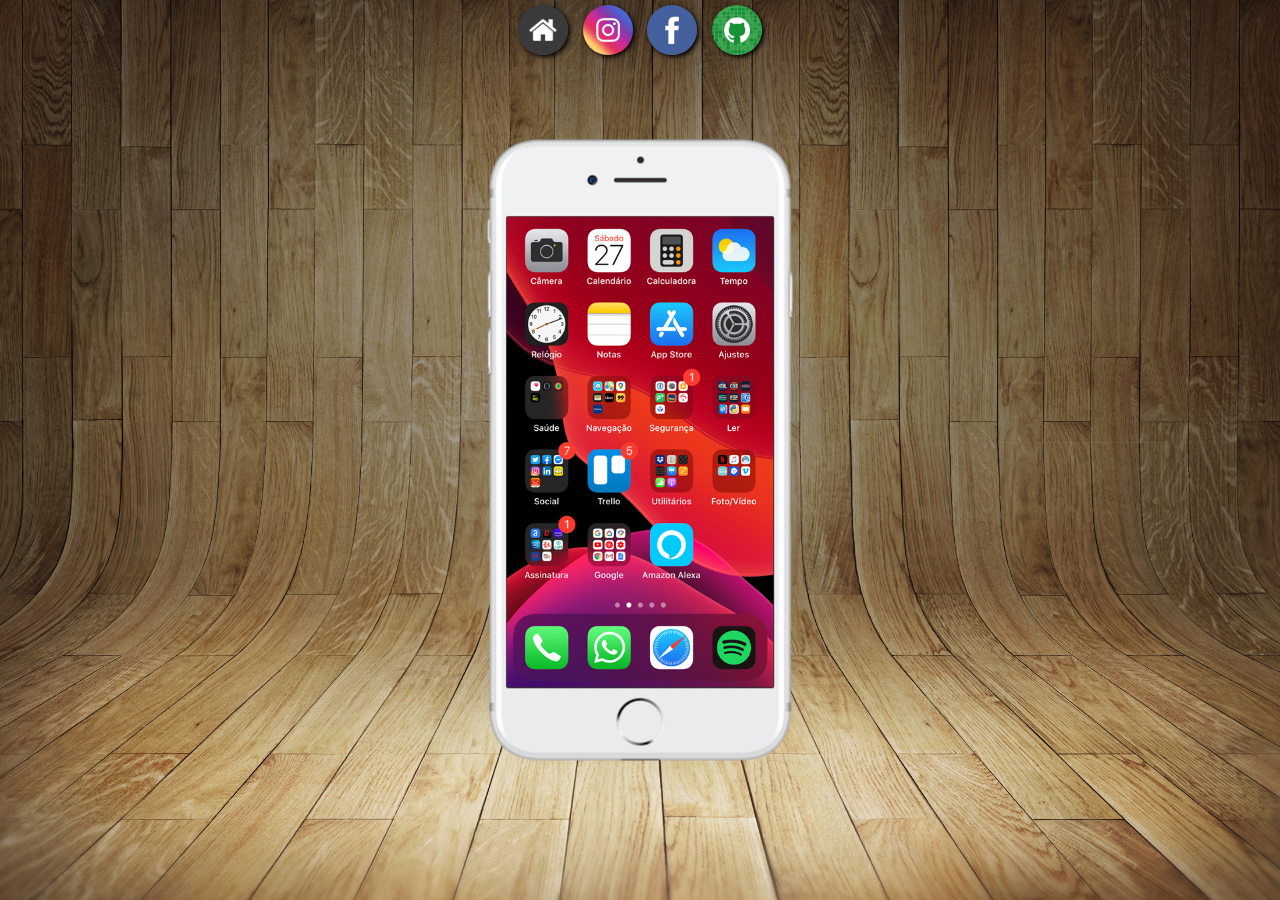
<file: index.html>
<!DOCTYPE html>
<html lang="pt-br">
<head>
    <meta charset="UTF-8">
    <meta http-equiv="X-UA-Compatible" content="IE=edge">
    <meta name="viewport" content="width=device-width, initial-scale=1.0">
    <link rel="shortcut icon" href="favicon.ico" type="image/x-icon">
    <link rel="stylesheet" href="estilos/style.css">
    <title>Projeto Redes Sociais</title>
</head>
<body>
    <main>
        <section id="telefone">
            <iframe src="home.html" name="tela" id="tela" frameborder="0">
                Seu navegador não e compativel com isso...



            </iframe>

        </section>

        <section id="redes-sociais">
                <a href="home.html" target="tela" ><img src="imagens/logo-home.jpg" alt="home"></a> 
                
            
                <a href="instagran.html" target="tela"><img src="imagens/logo-instagram.jpg" alt="instagram"></a>

                
                <a href="facebook.html" target="tela"><img src="imagens/logo-facebook.jpg" alt="facebook"></a>

                <a href="github.html" target="tela"><img src="imagens/logo-github.jpg" alt="github"></a>


        </section>

    </main>
    
  
   
    
</body>
</html>
</file>
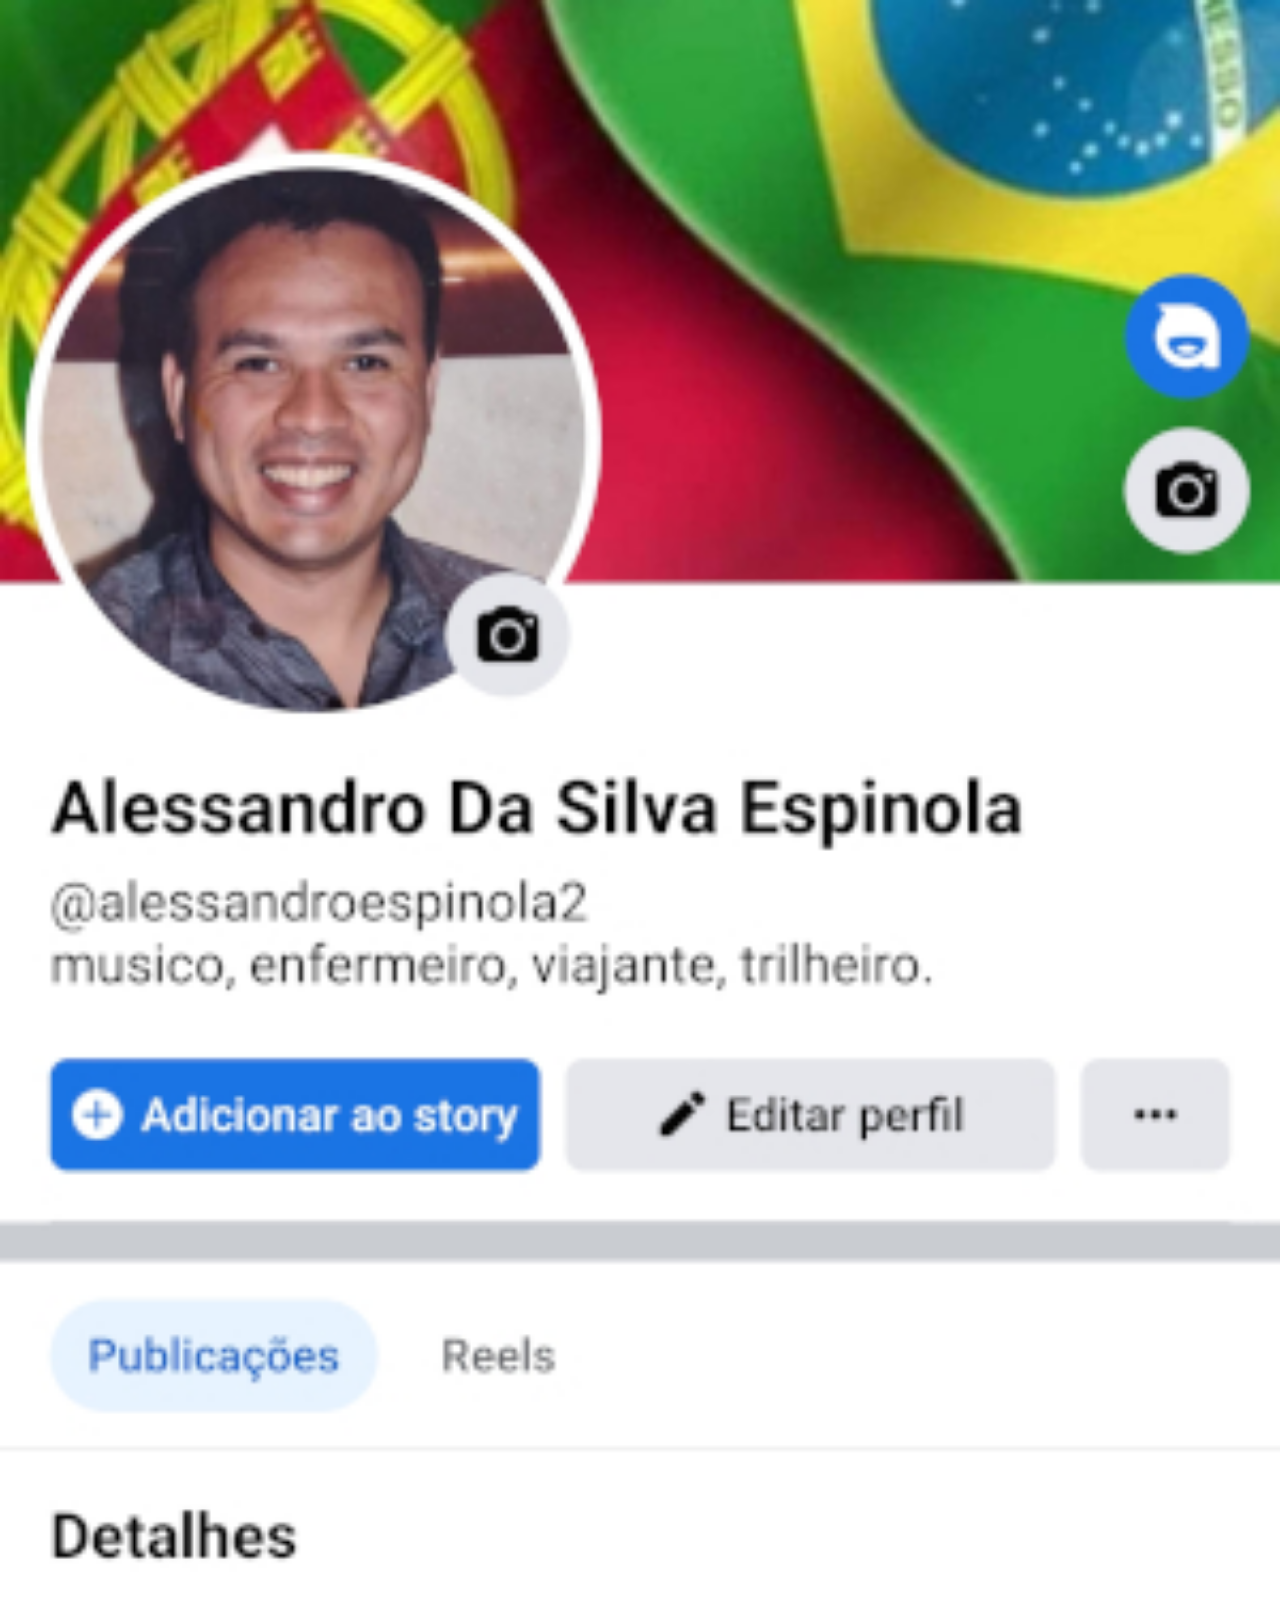
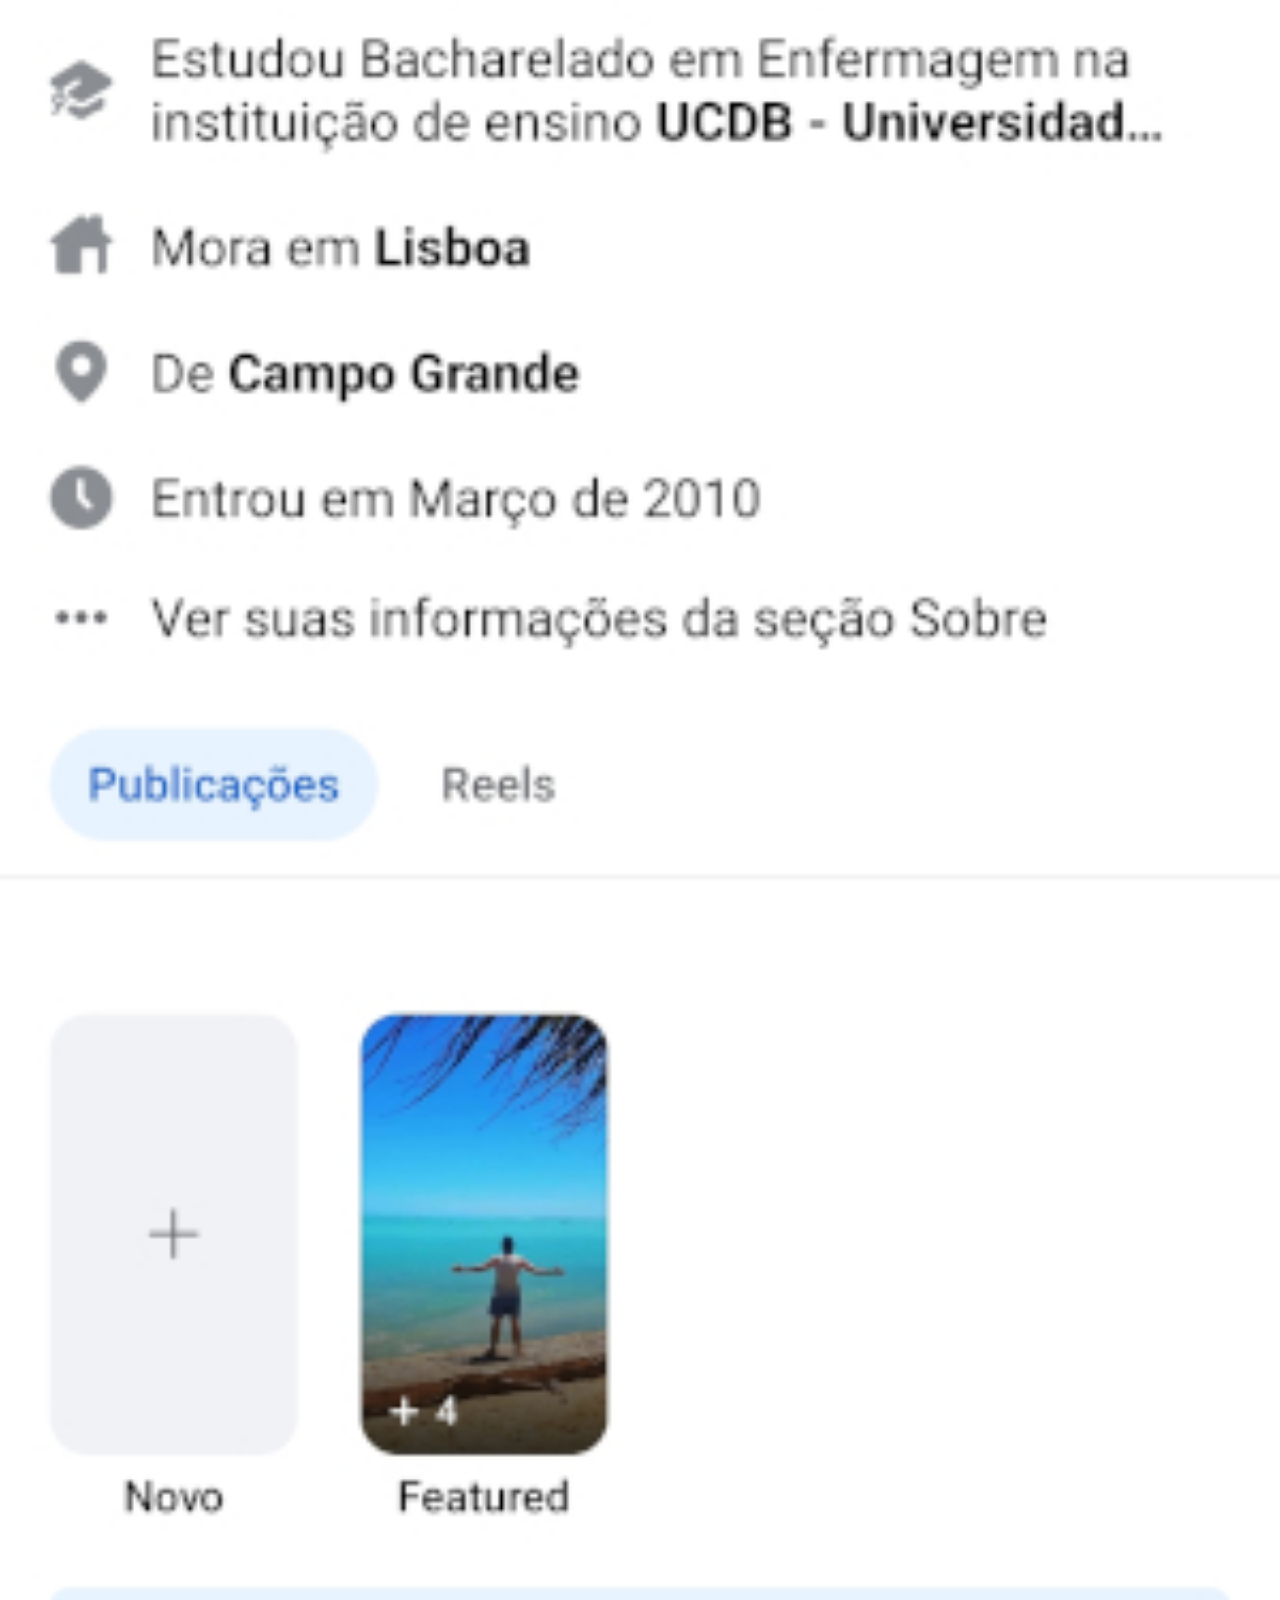
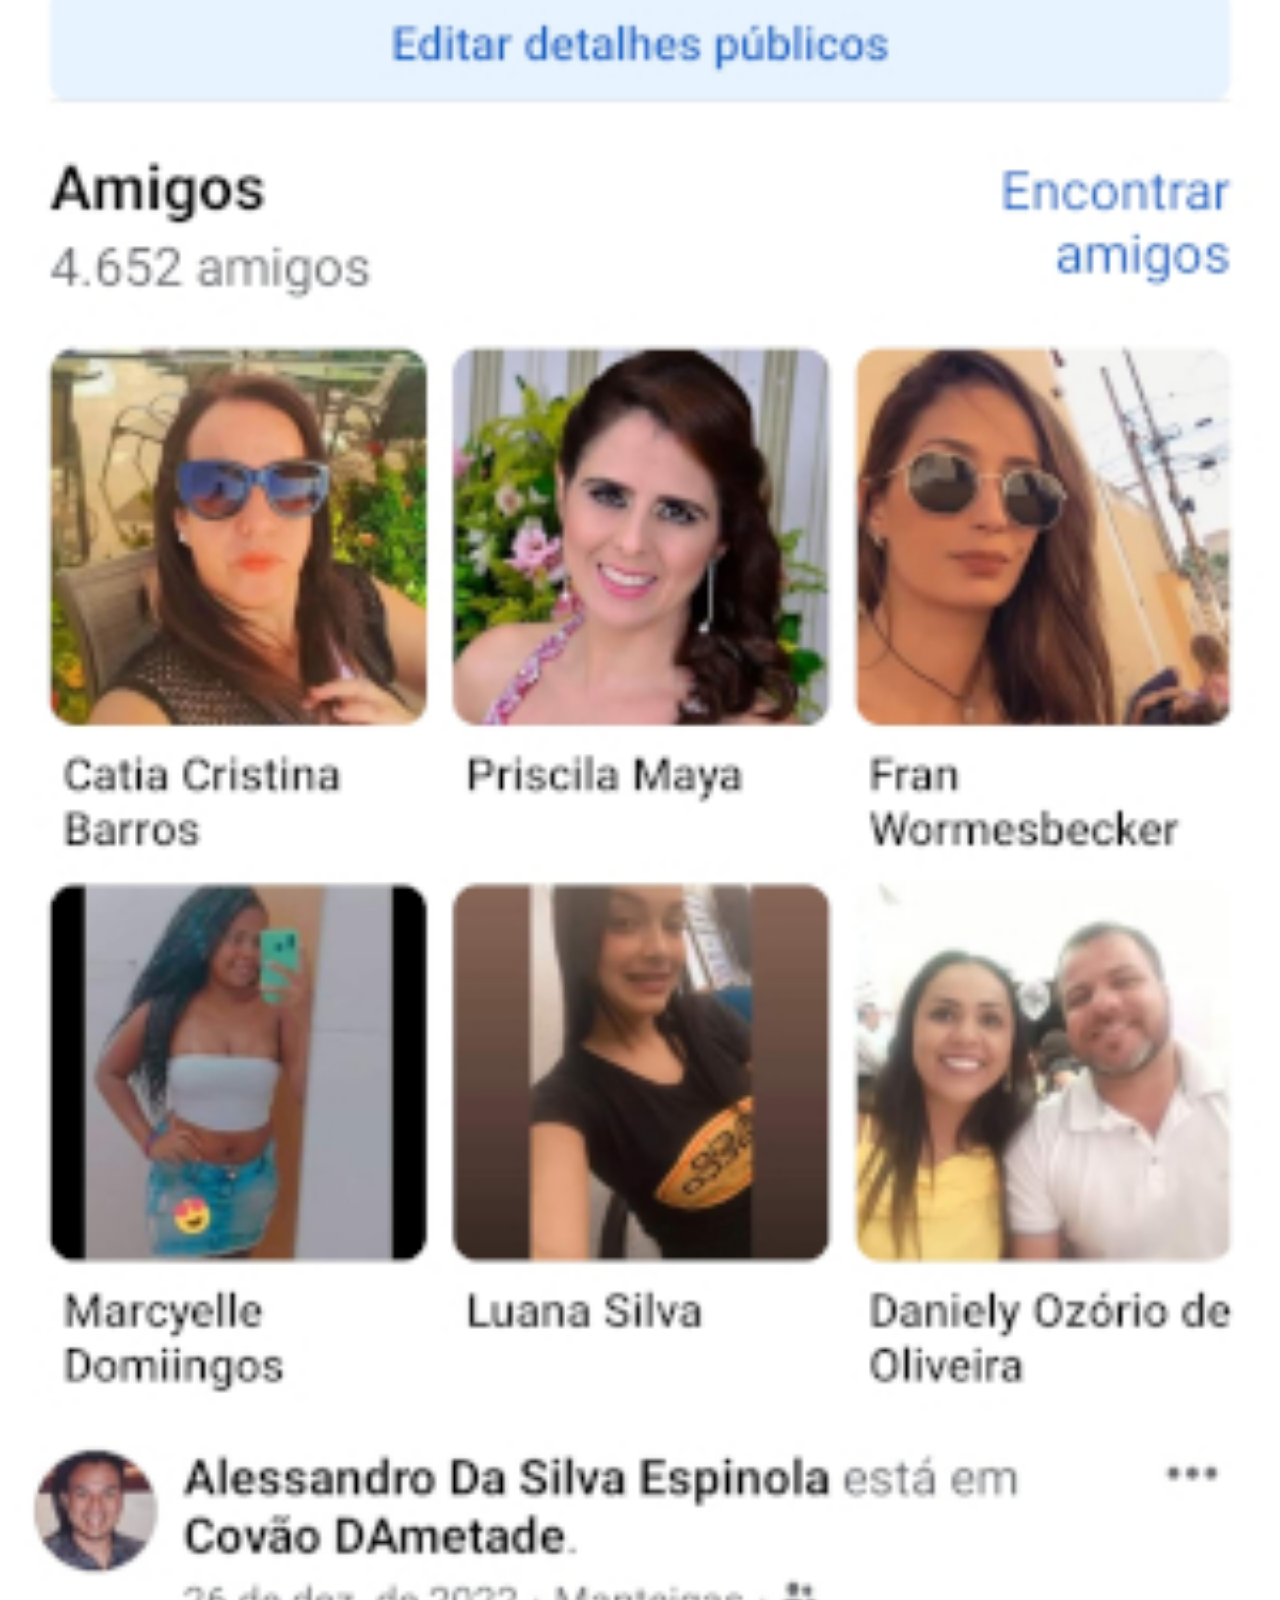
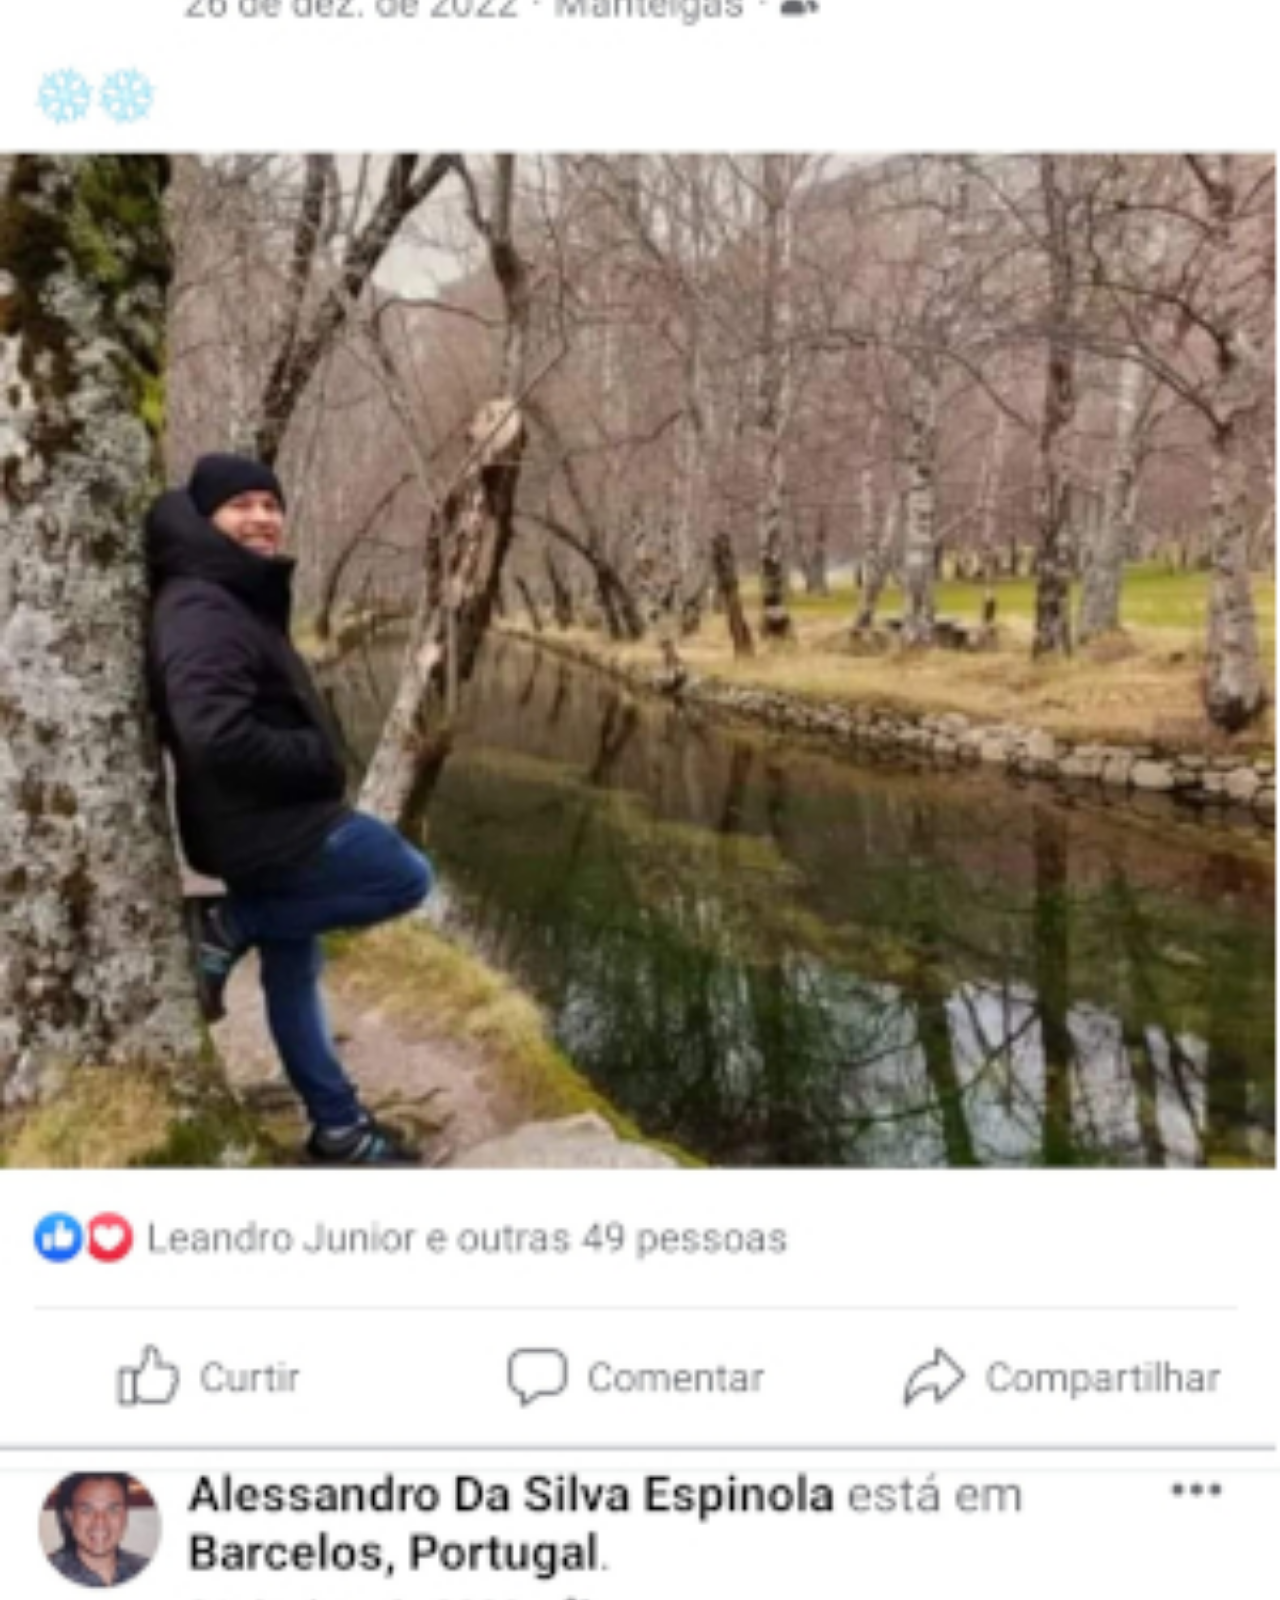
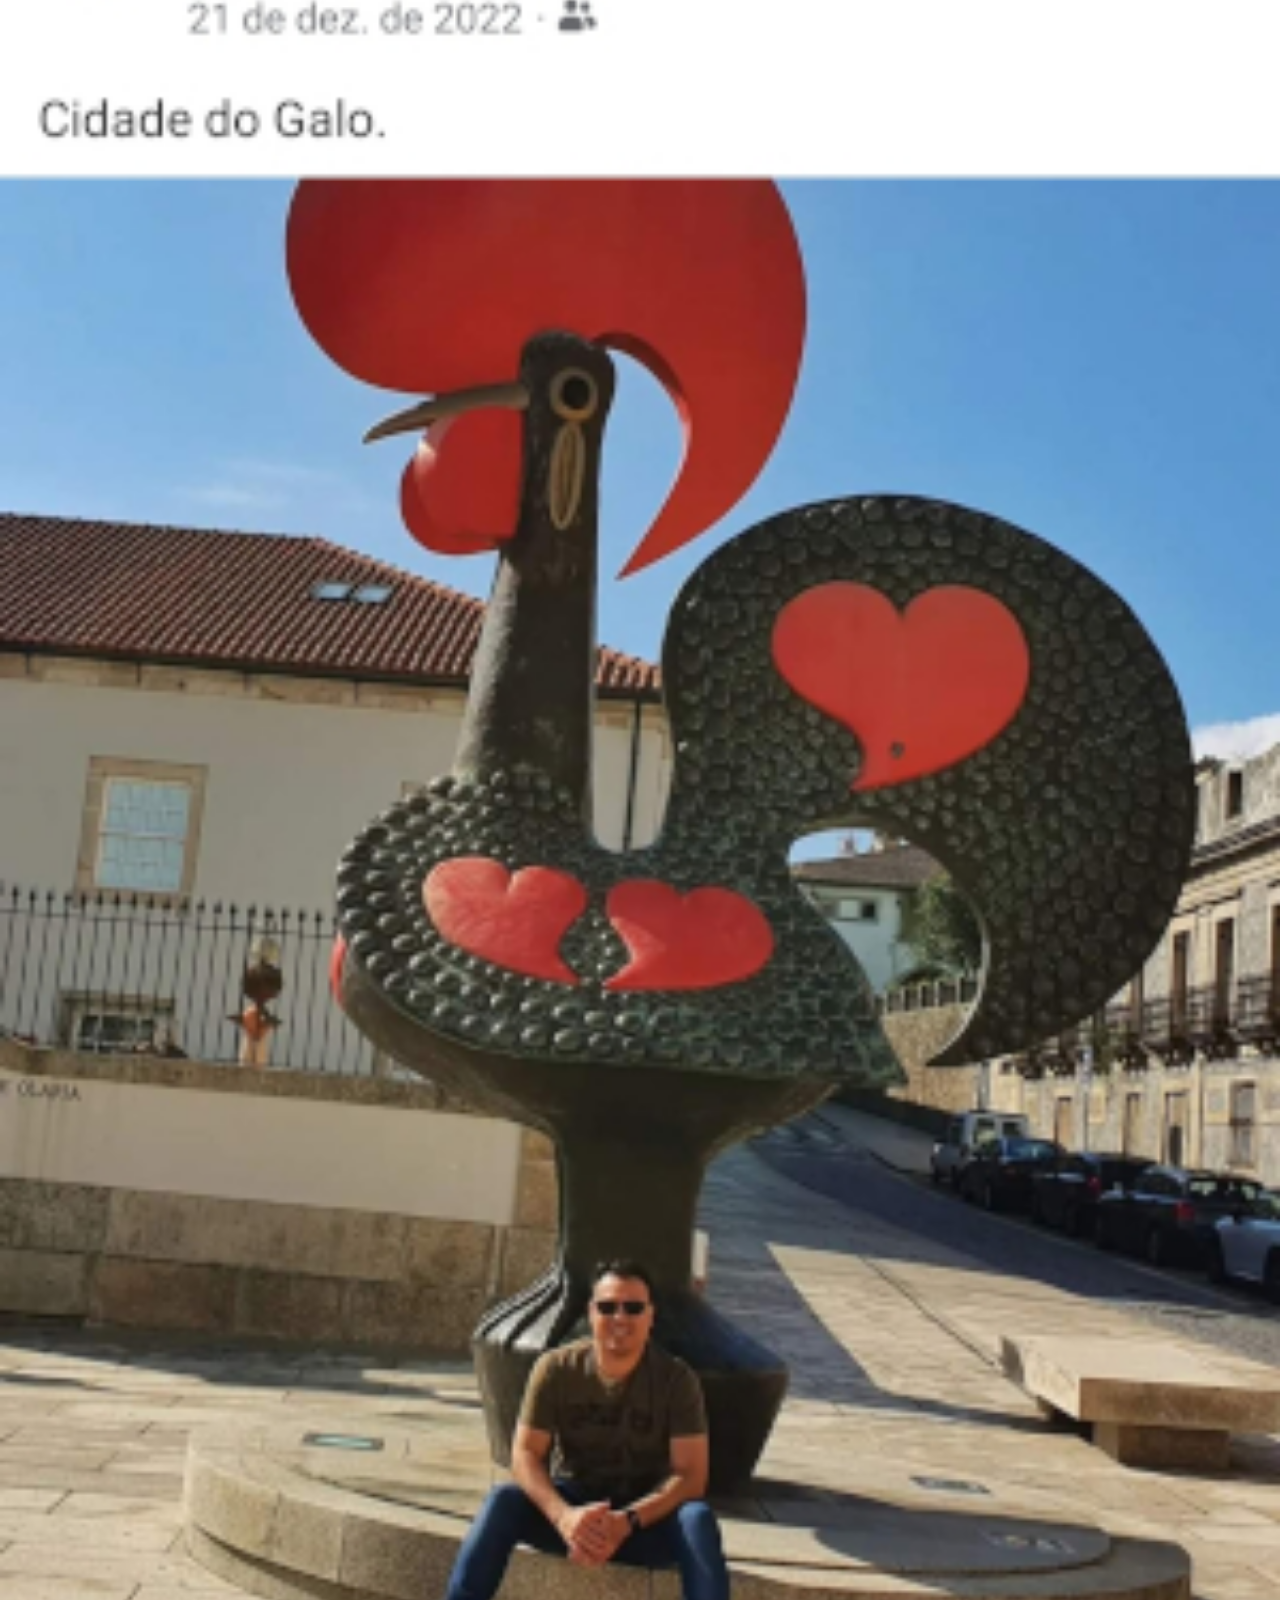
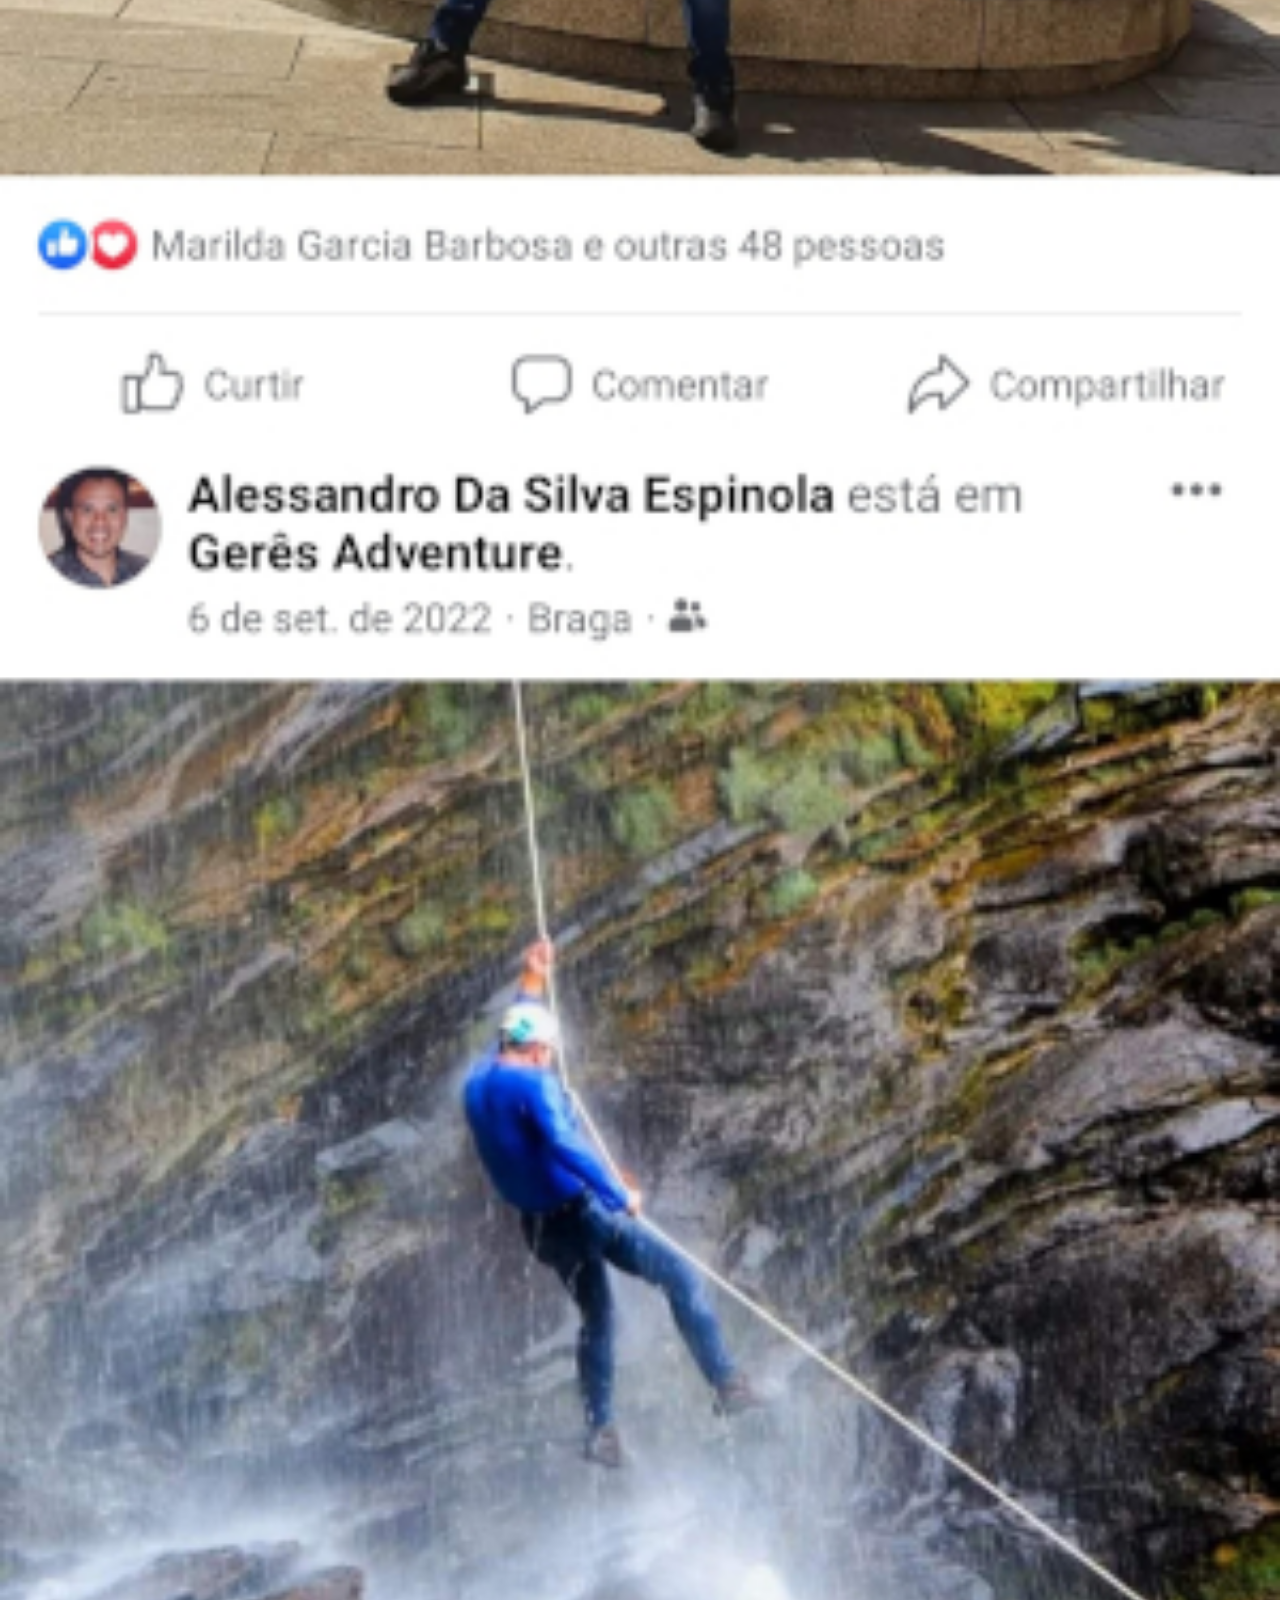
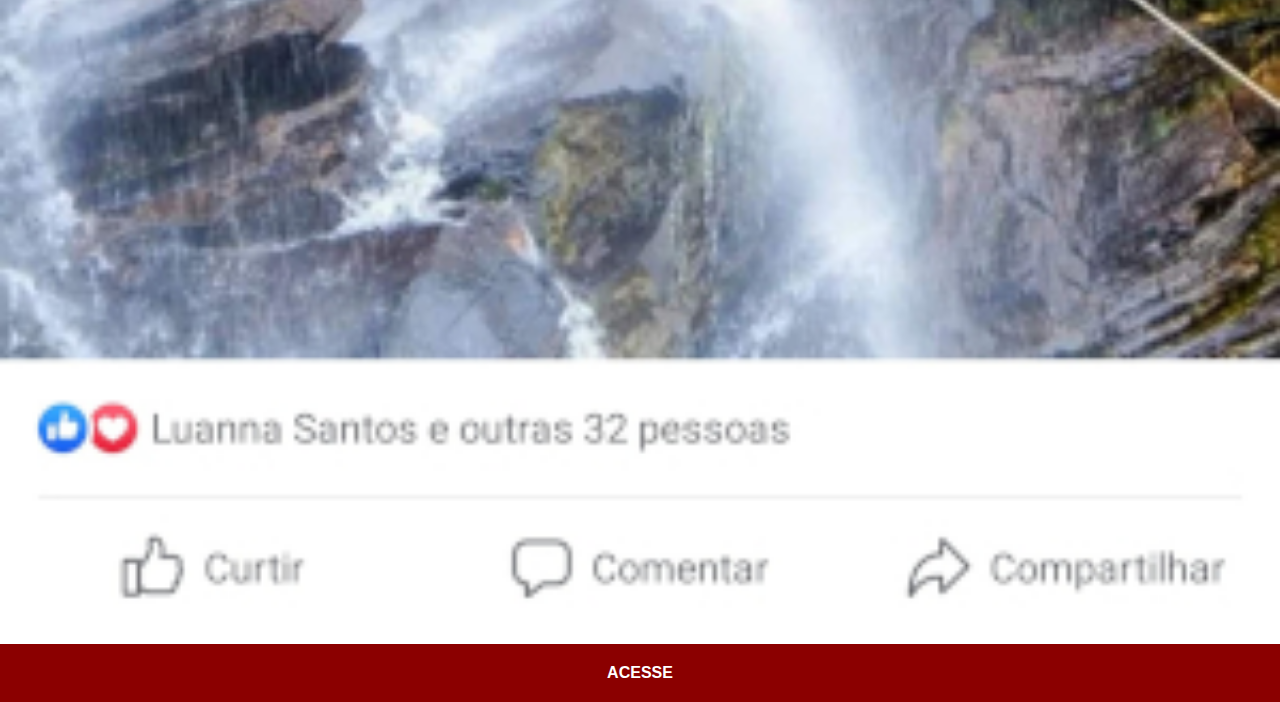
<file: facebook.html>
<!DOCTYPE html>
<html lang="pt-br">
<head>
    <meta charset="UTF-8">
    <meta http-equiv="X-UA-Compatible" content="IE=edge">
    <meta name="viewport" content="width=device-width, initial-scale=1.0">
    <title>Facebook</title>
    <link rel="stylesheet" href="estilos/social.css">
</head>
<body>
    <img src="imagens/alessandro facebook.jpg" alt="facebook">
    <a href="https://www.facebook.com/alessandro.dasilvaespinola/" target="_blank">ACESSE</a>
    
</body>
</html>
</file>
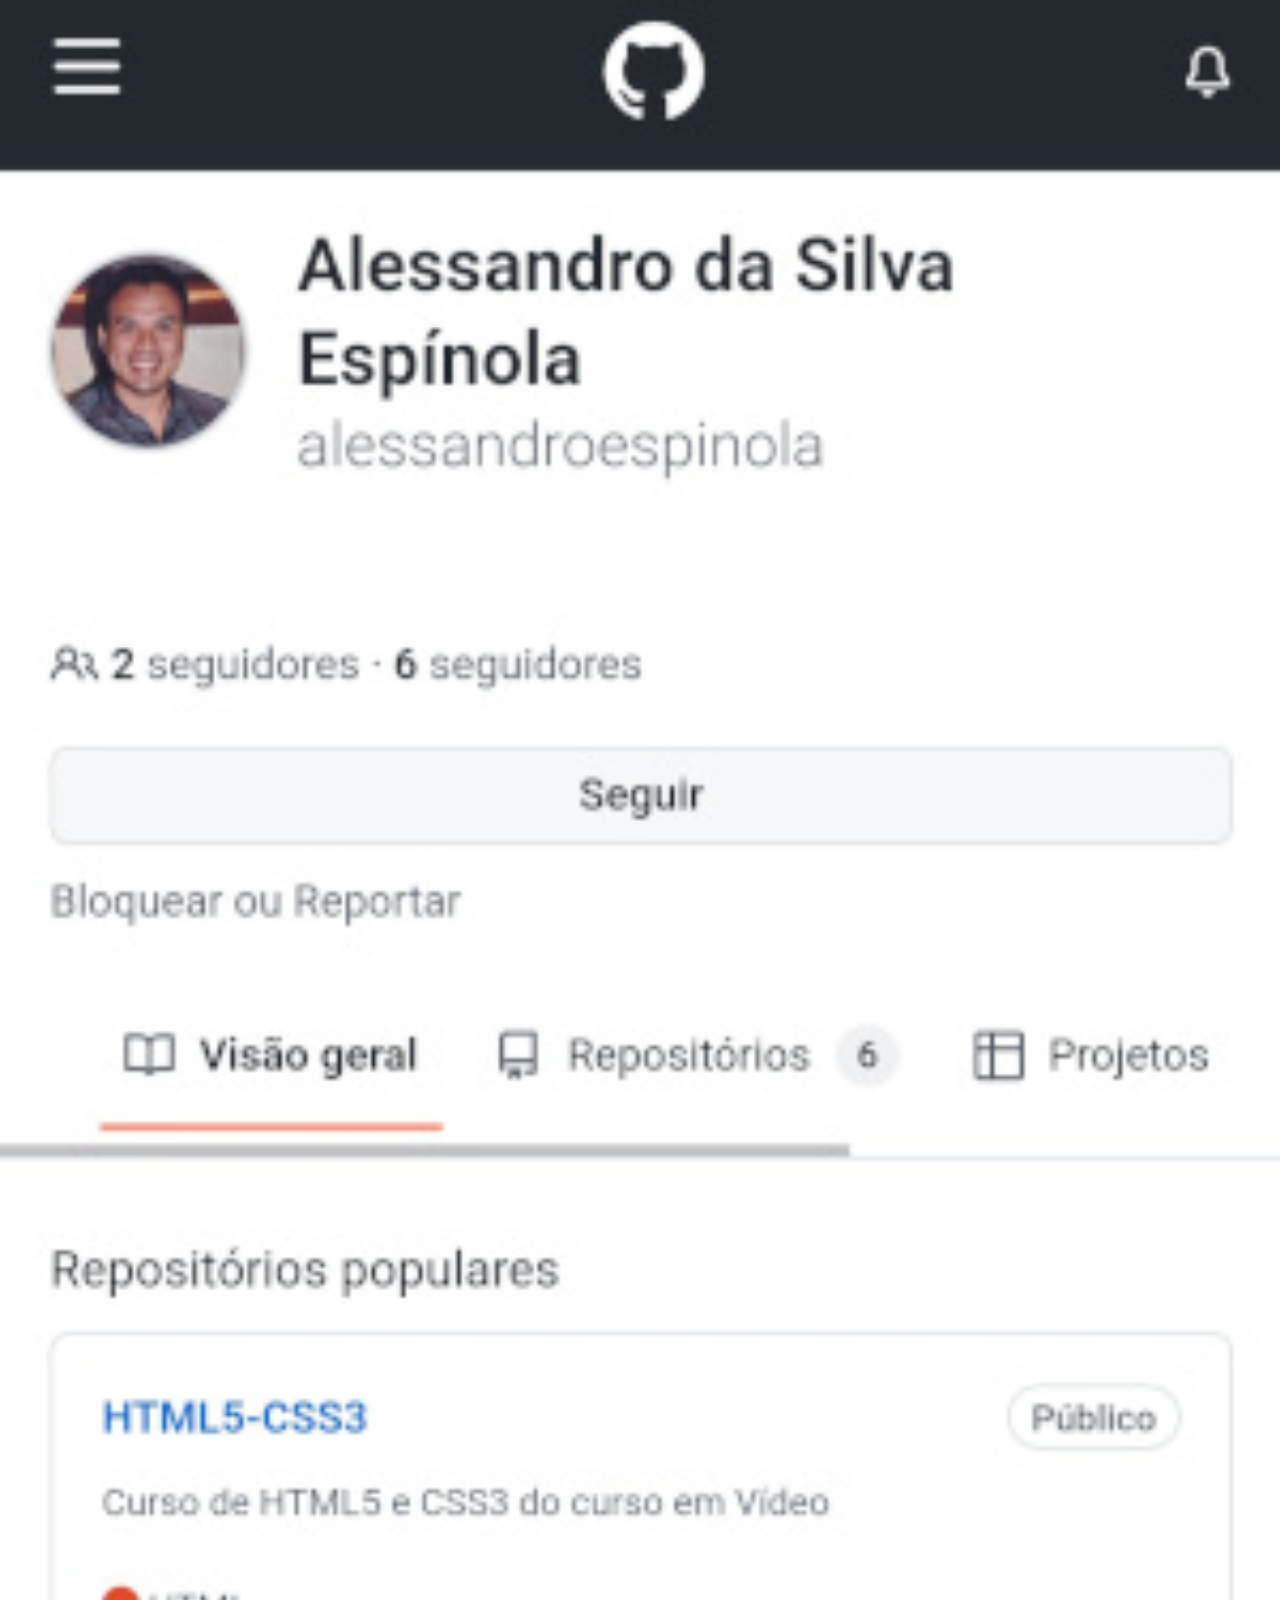
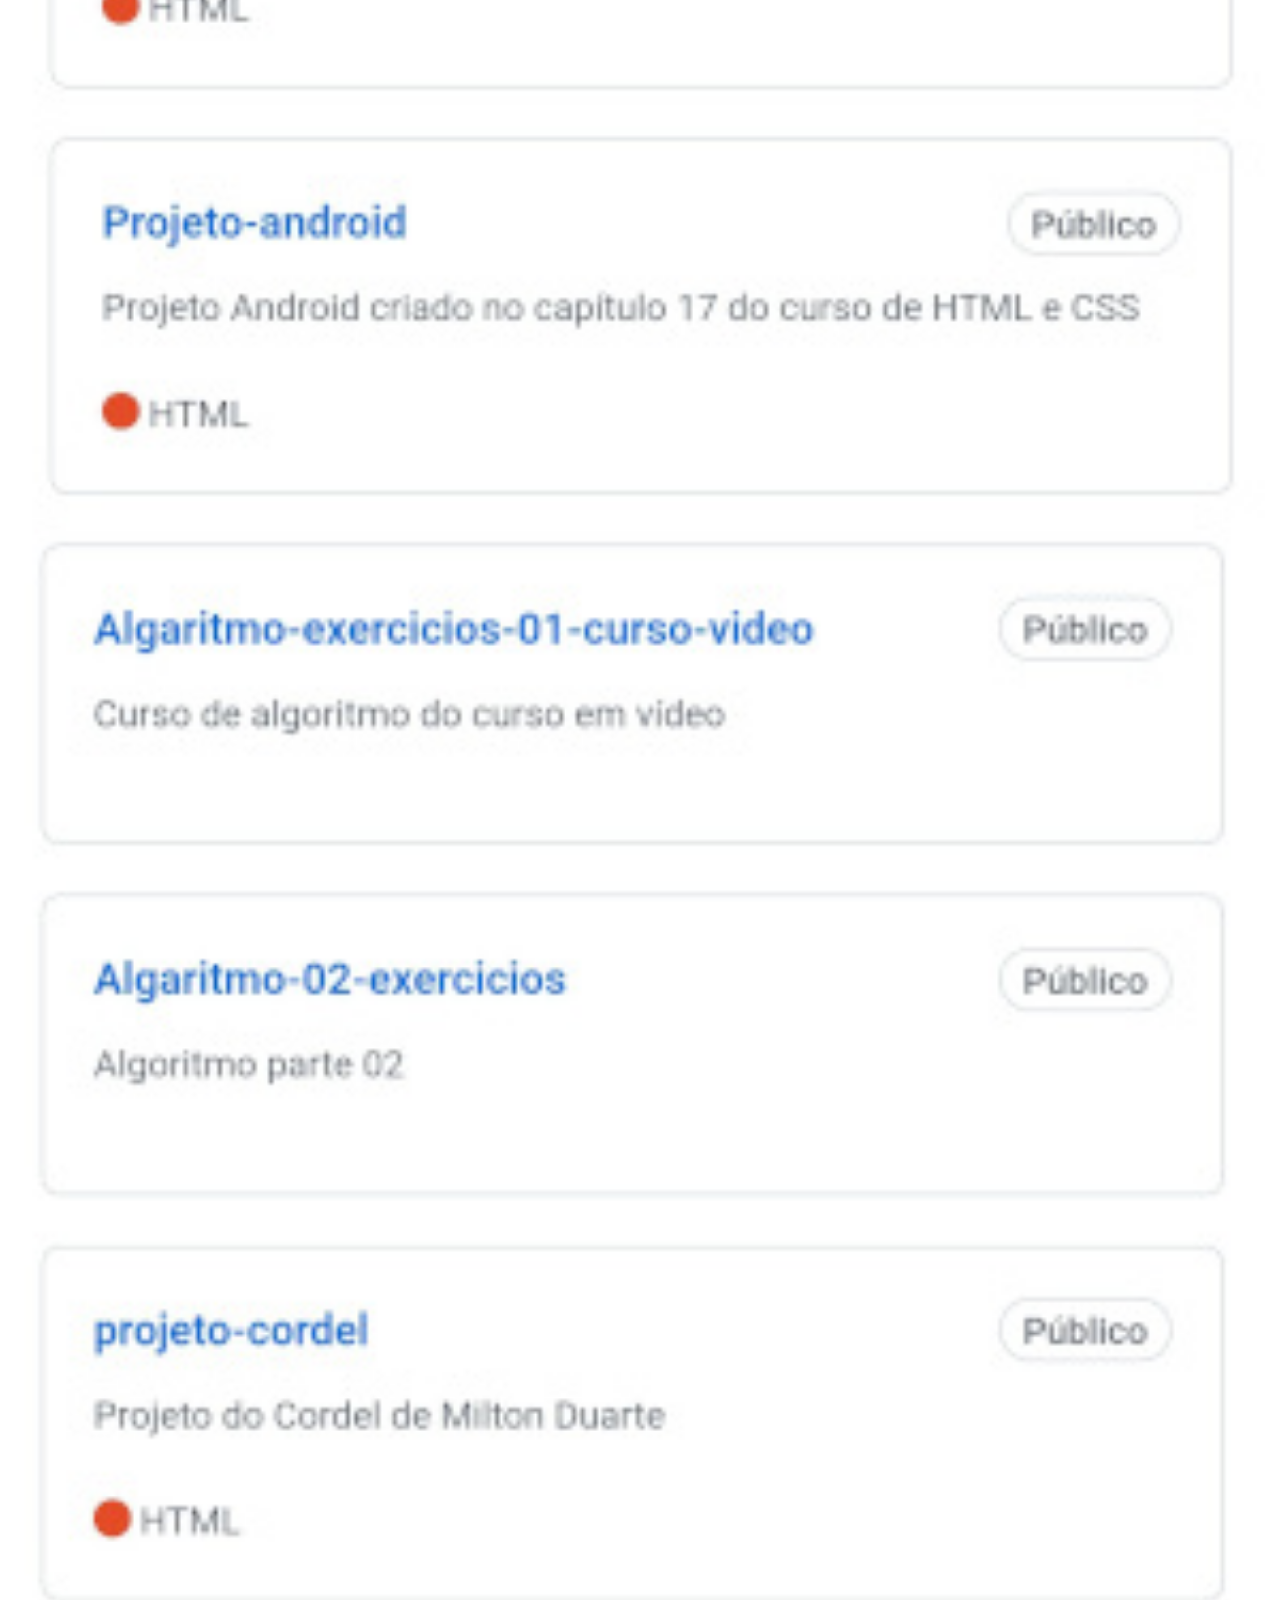
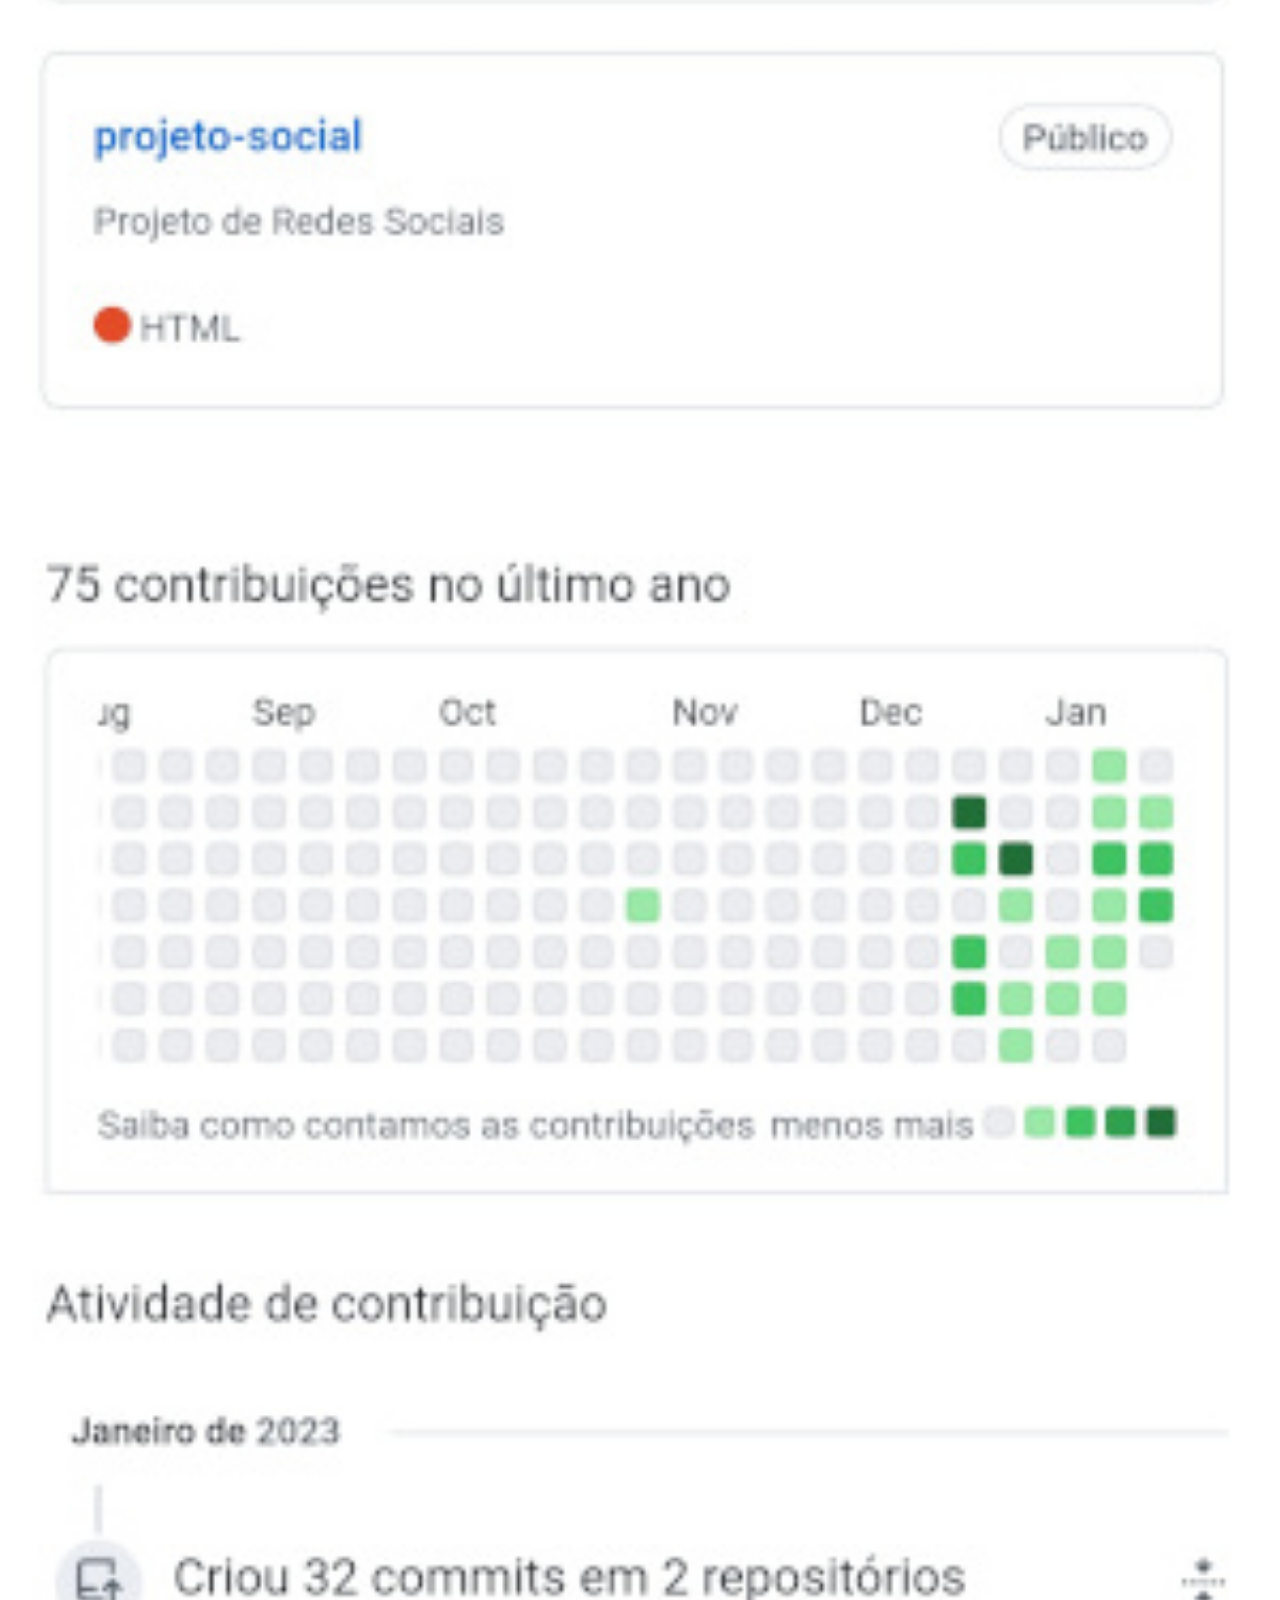
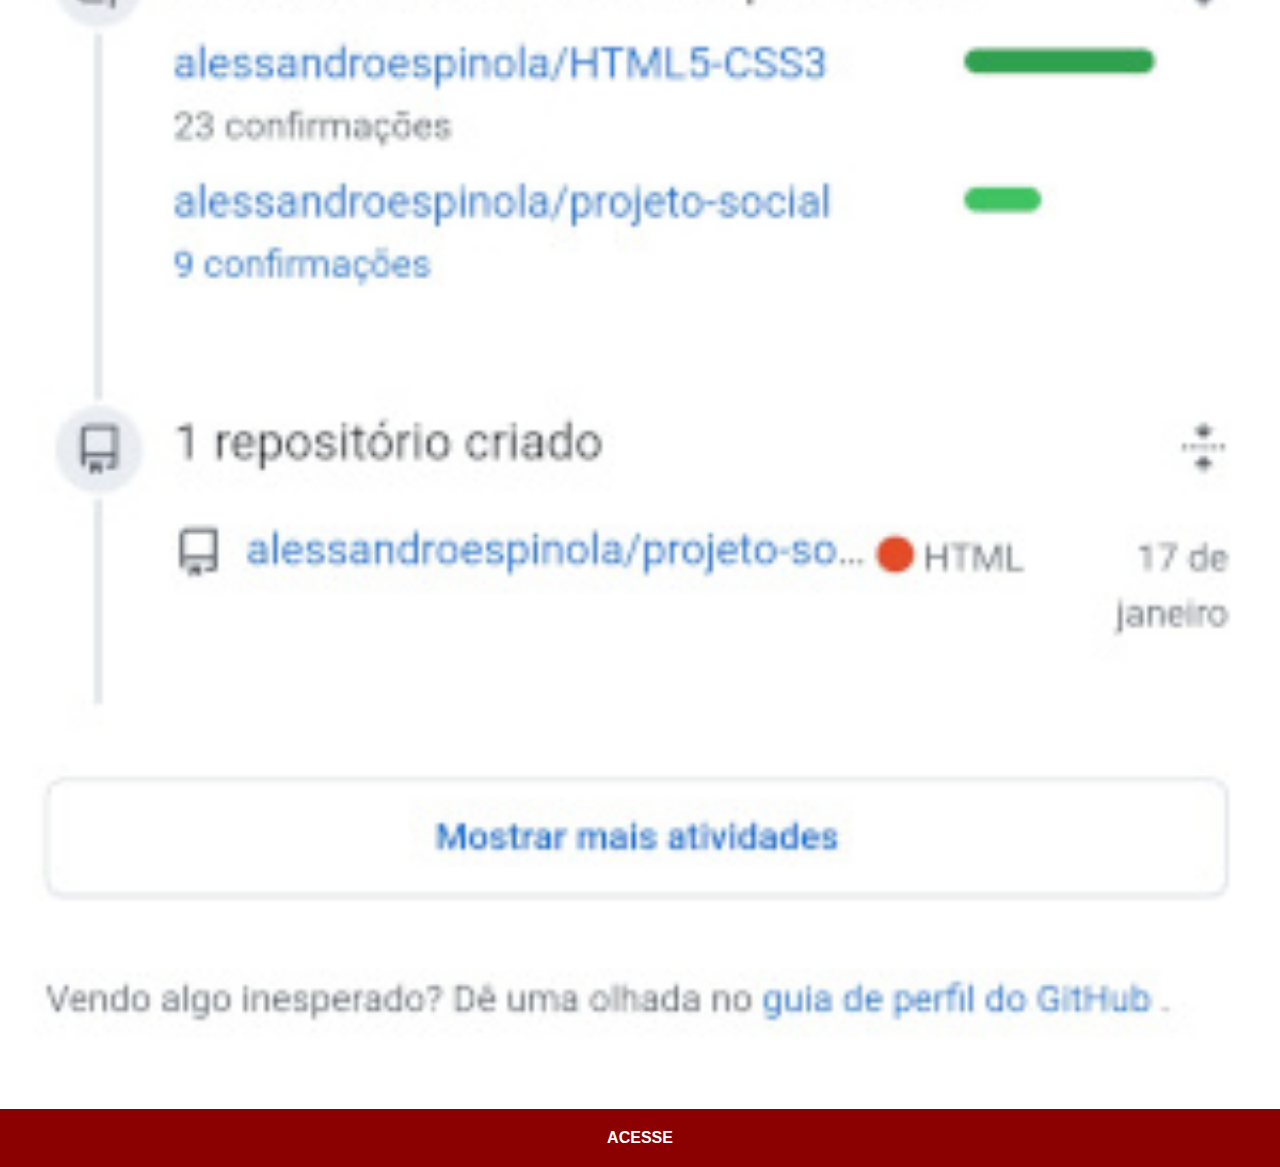
<file: github.html>
<!DOCTYPE html>
<html lang="pt-br">
<head>
    <meta charset="UTF-8">
    <meta http-equiv="X-UA-Compatible" content="IE=edge">
    <meta name="viewport" content="width=device-width, initial-scale=1.0">
    <title>Github</title>

    <link rel="stylesheet" href="estilos/social.css">
</head>
<body>
    <img src="imagens/GitHub alessandro.jpg" alt="Github">
    <a href="https://github.com/alessandroespinola" target="_blank"> ACESSE</a>
    
</body>
</html>
</file>
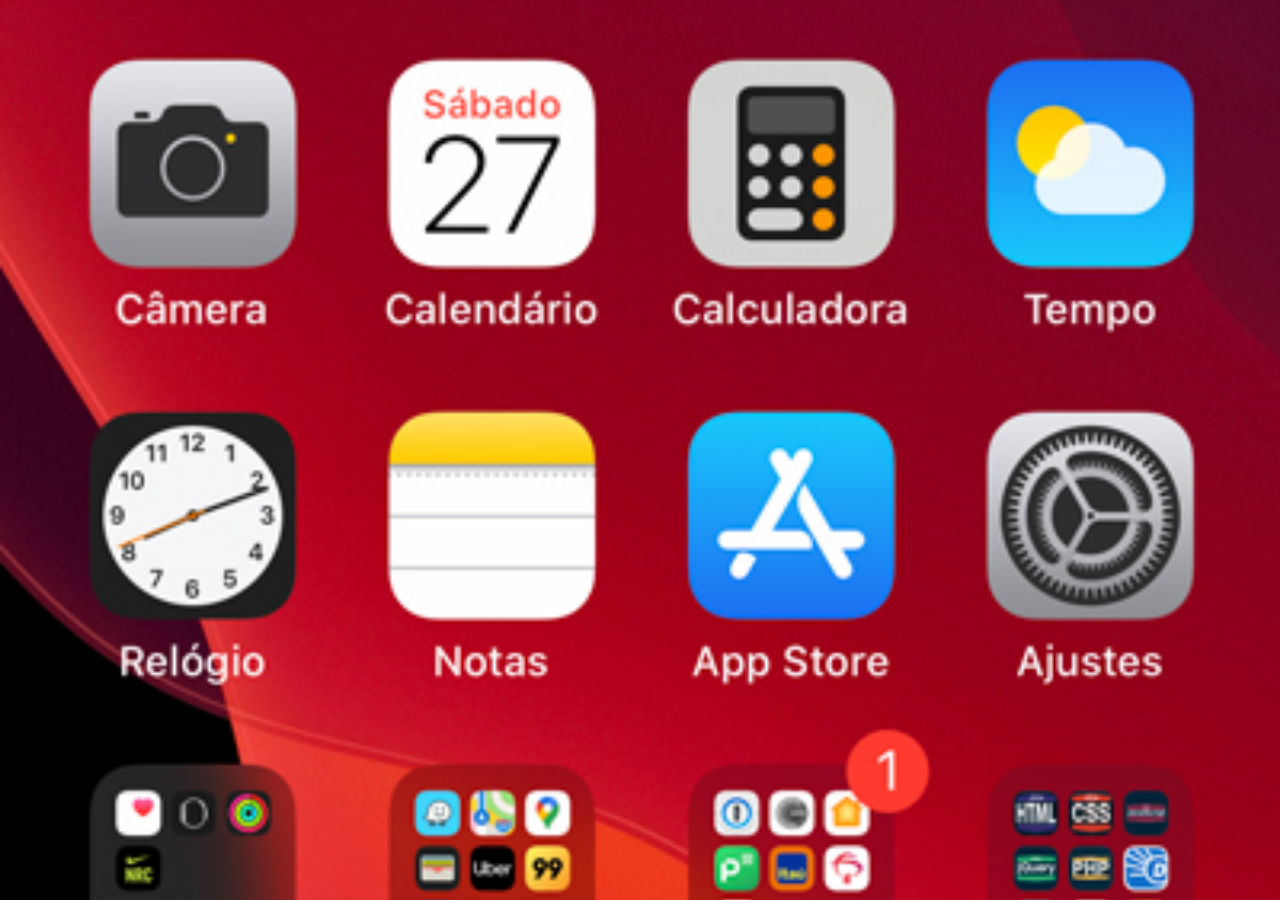
<file: home.html>
<!DOCTYPE html>
<html lang="pt-br">
<head>
    <meta charset="UTF-8">
    <meta http-equiv="X-UA-Compatible" content="IE=edge">
    <meta name="viewport" content="width=device-width, initial-scale=1.0">
    <title>Home</title>
</head>
<style>
    * {
        margin: 0px;
        padding: 0px;

    }
    body{
        width: 100vw;
        height: 100vh;
        background: black url("imagens/tela-home.jpg") no-repeat top center;
        background-size: cover;

    }

</style>
<body>
    
</body>
</html>
</file>
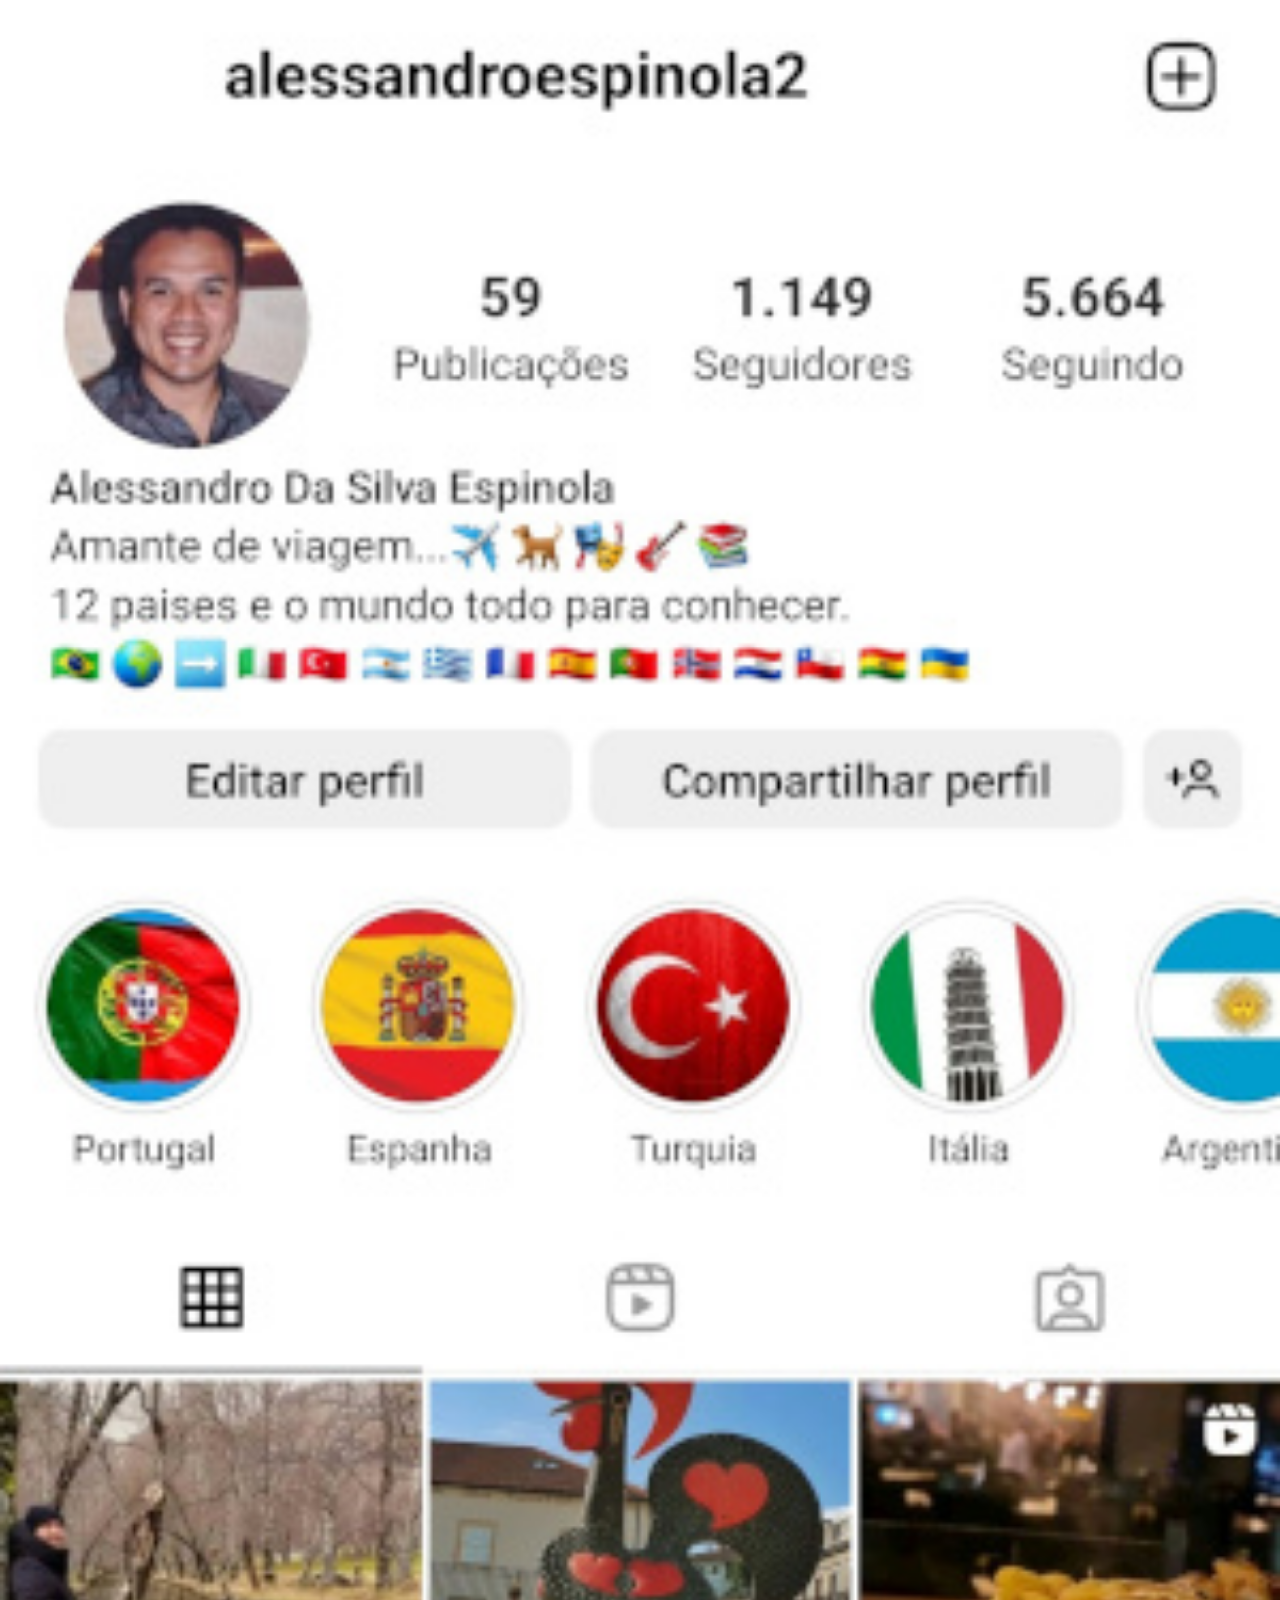
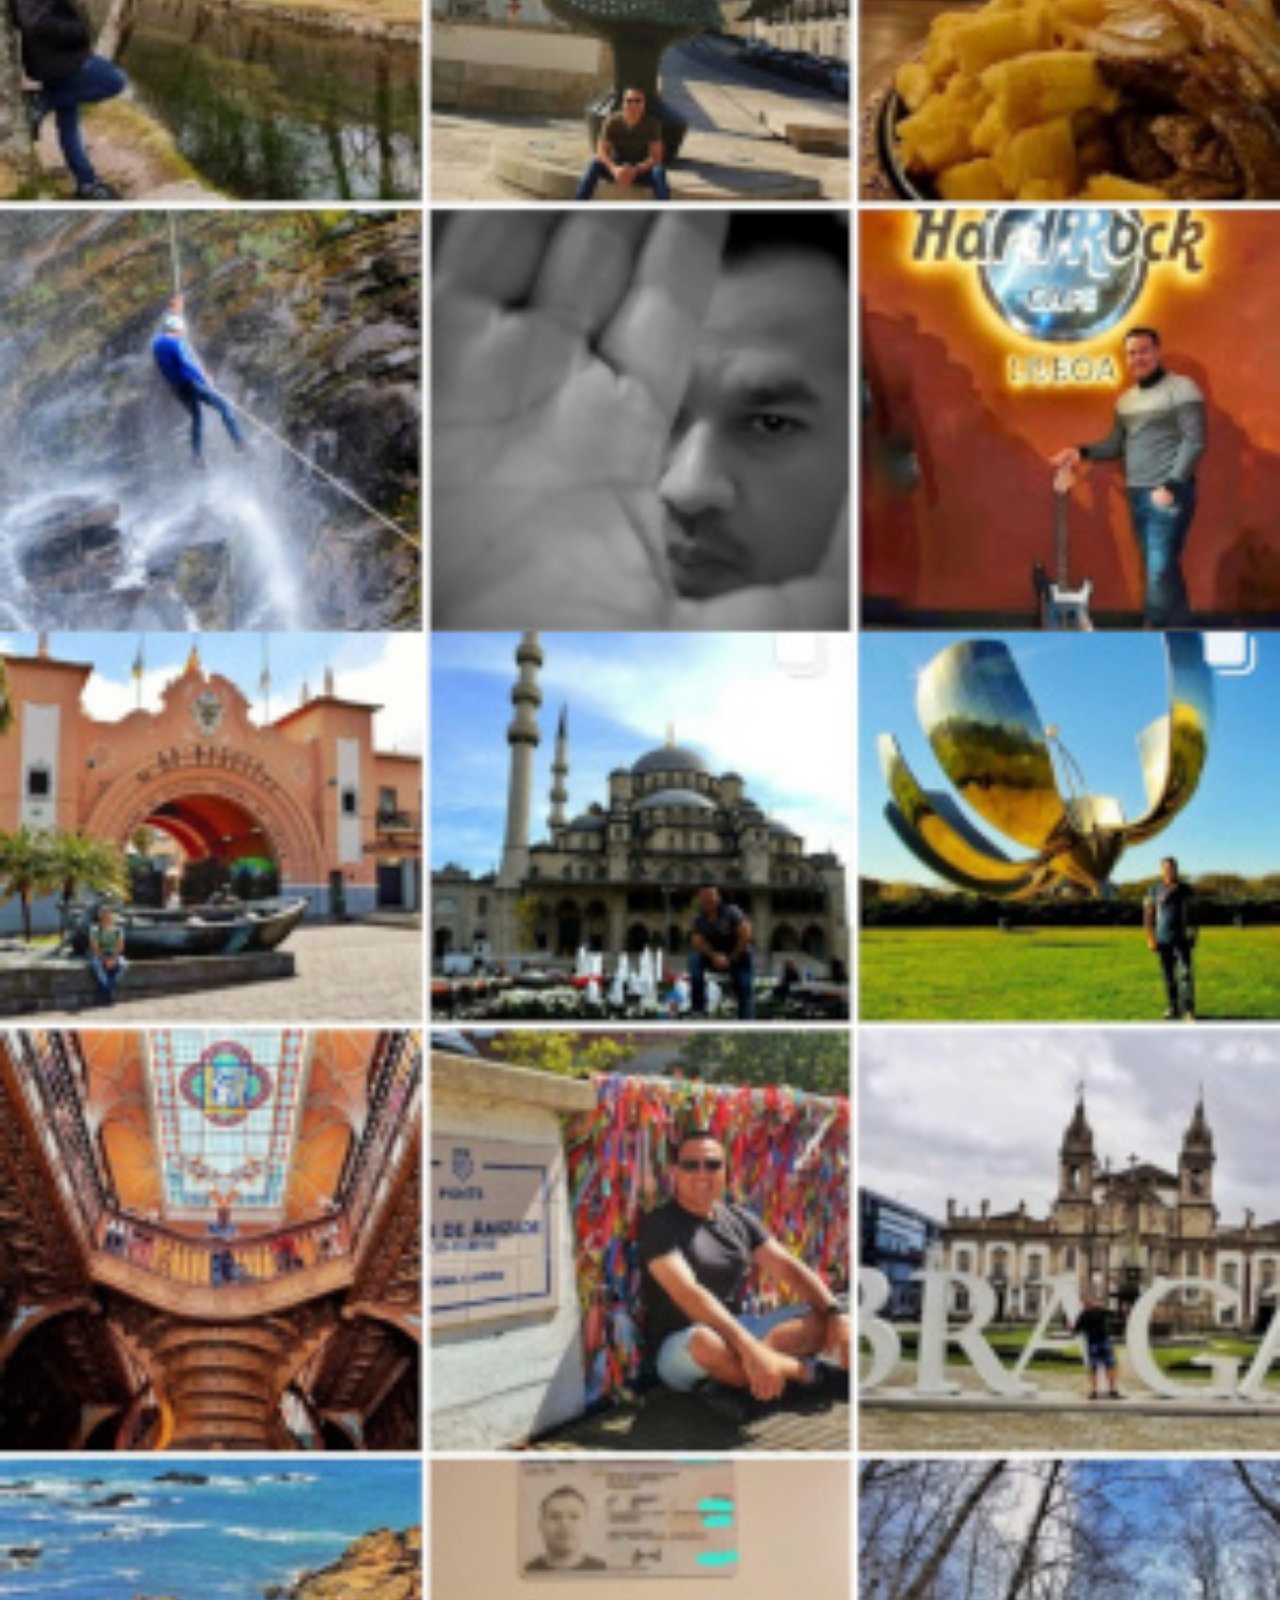
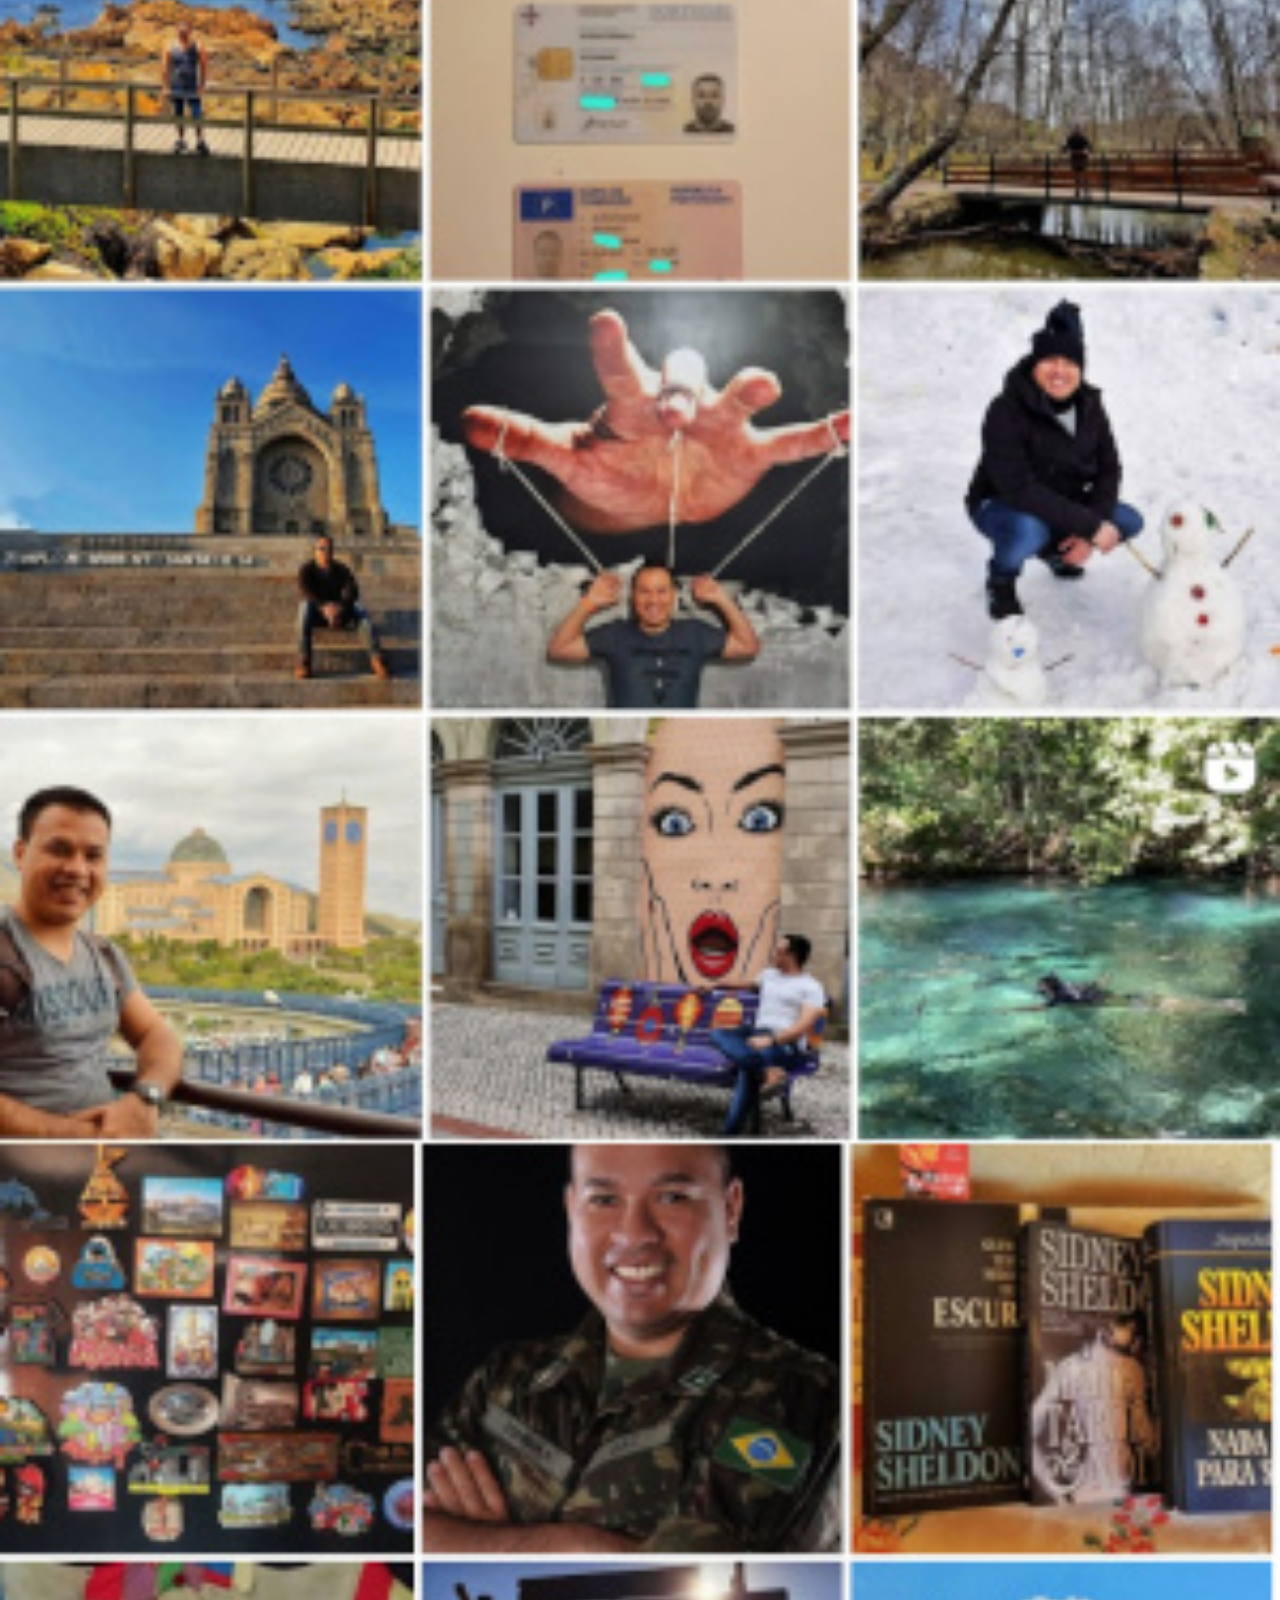
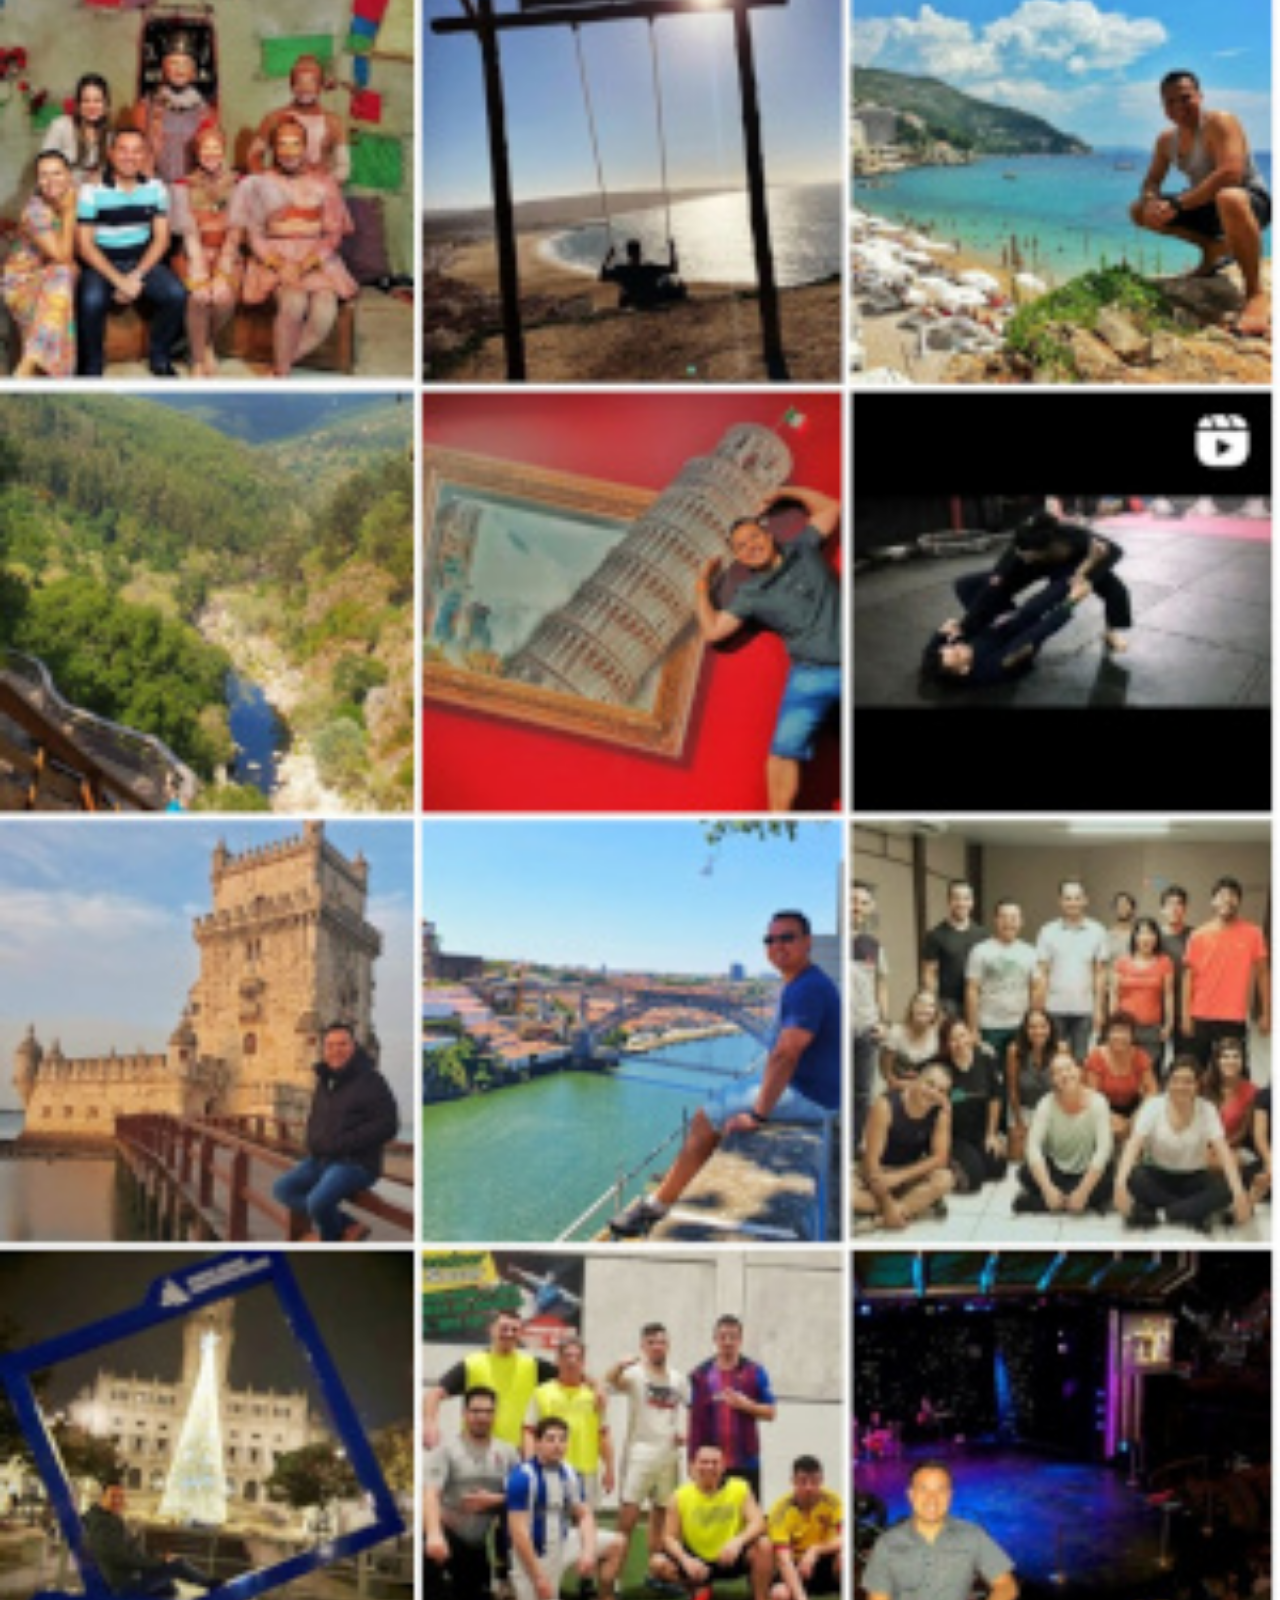
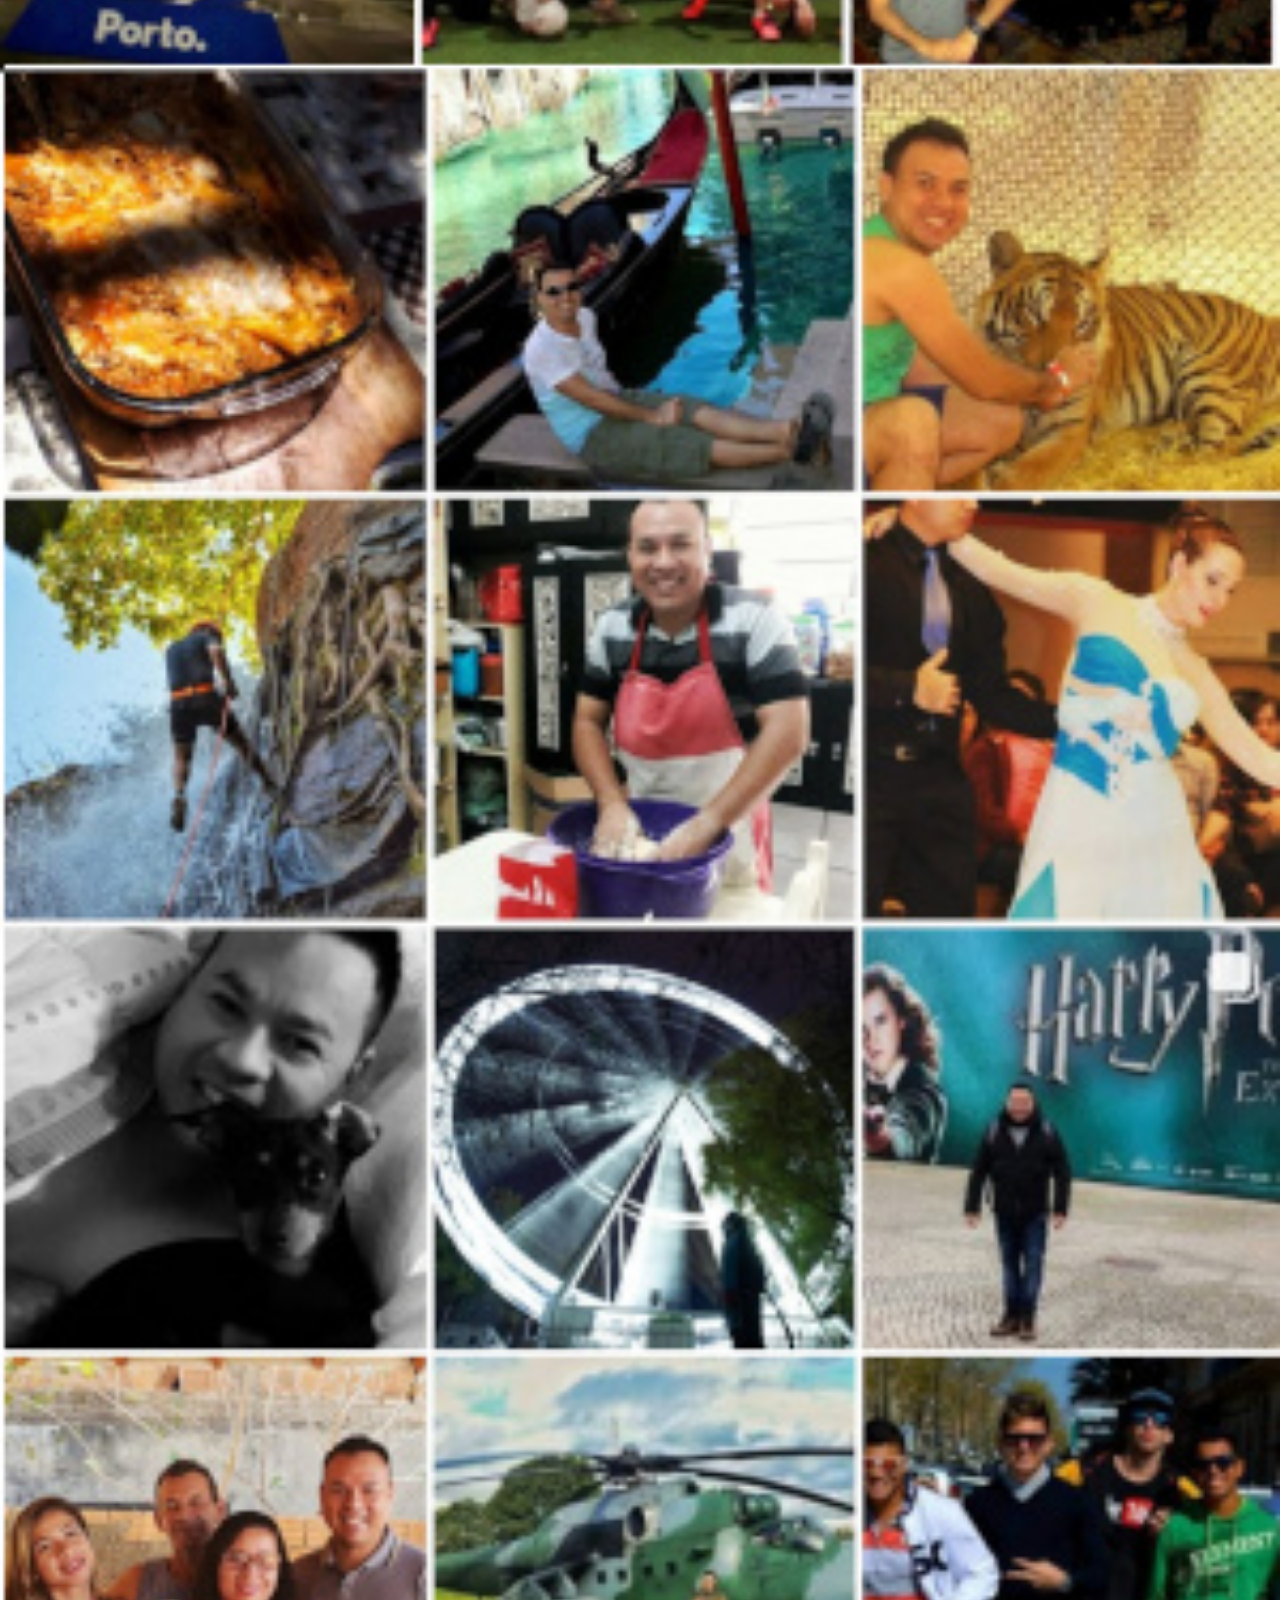
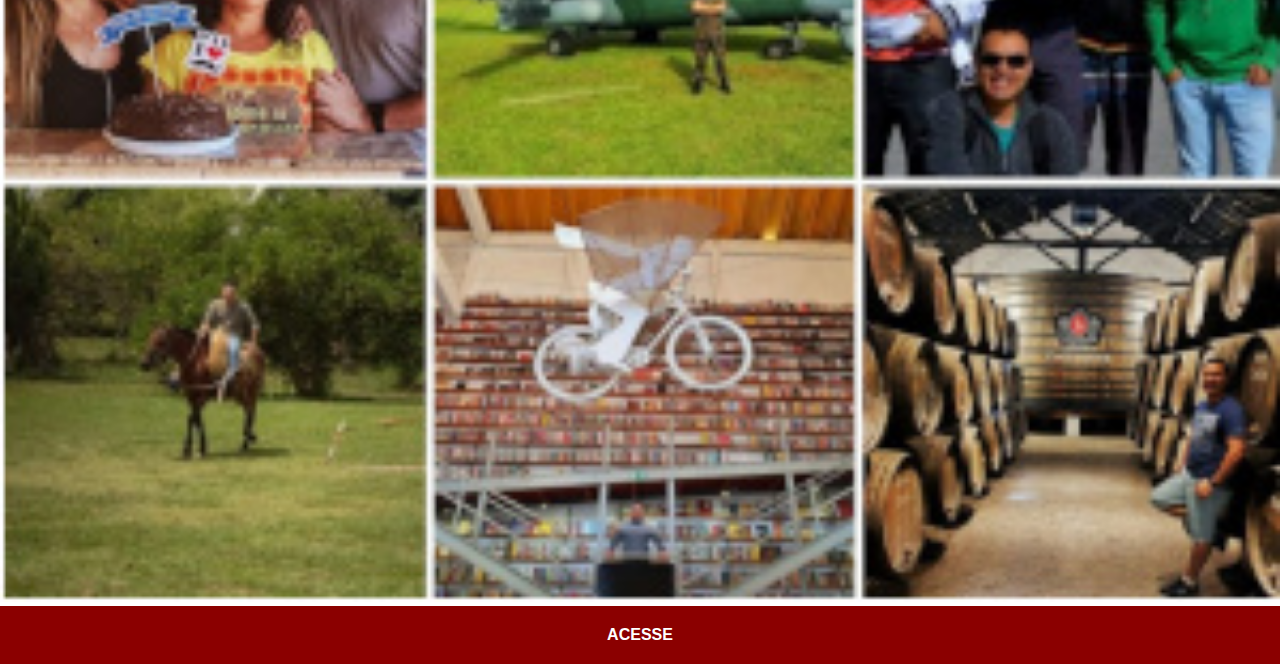
<file: instagran.html>
<!DOCTYPE html>
<html lang="pt-br">
<head>
    <meta charset="UTF-8">
    <meta http-equiv="X-UA-Compatible" content="IE=edge">
    <meta name="viewport" content="width=device-width, initial-scale=1.0">
    <title>Instagran</title>
    <link rel="stylesheet" href="estilos/social.css">
</head>
<body>
    <img src="imagens/instagran alessandro.jpg" alt="Instagran">
    <a href="https://www.instagram.com/alessandroespinola2/" target="_blank"> ACESSE</a>
    
</body>
</html>
</file>
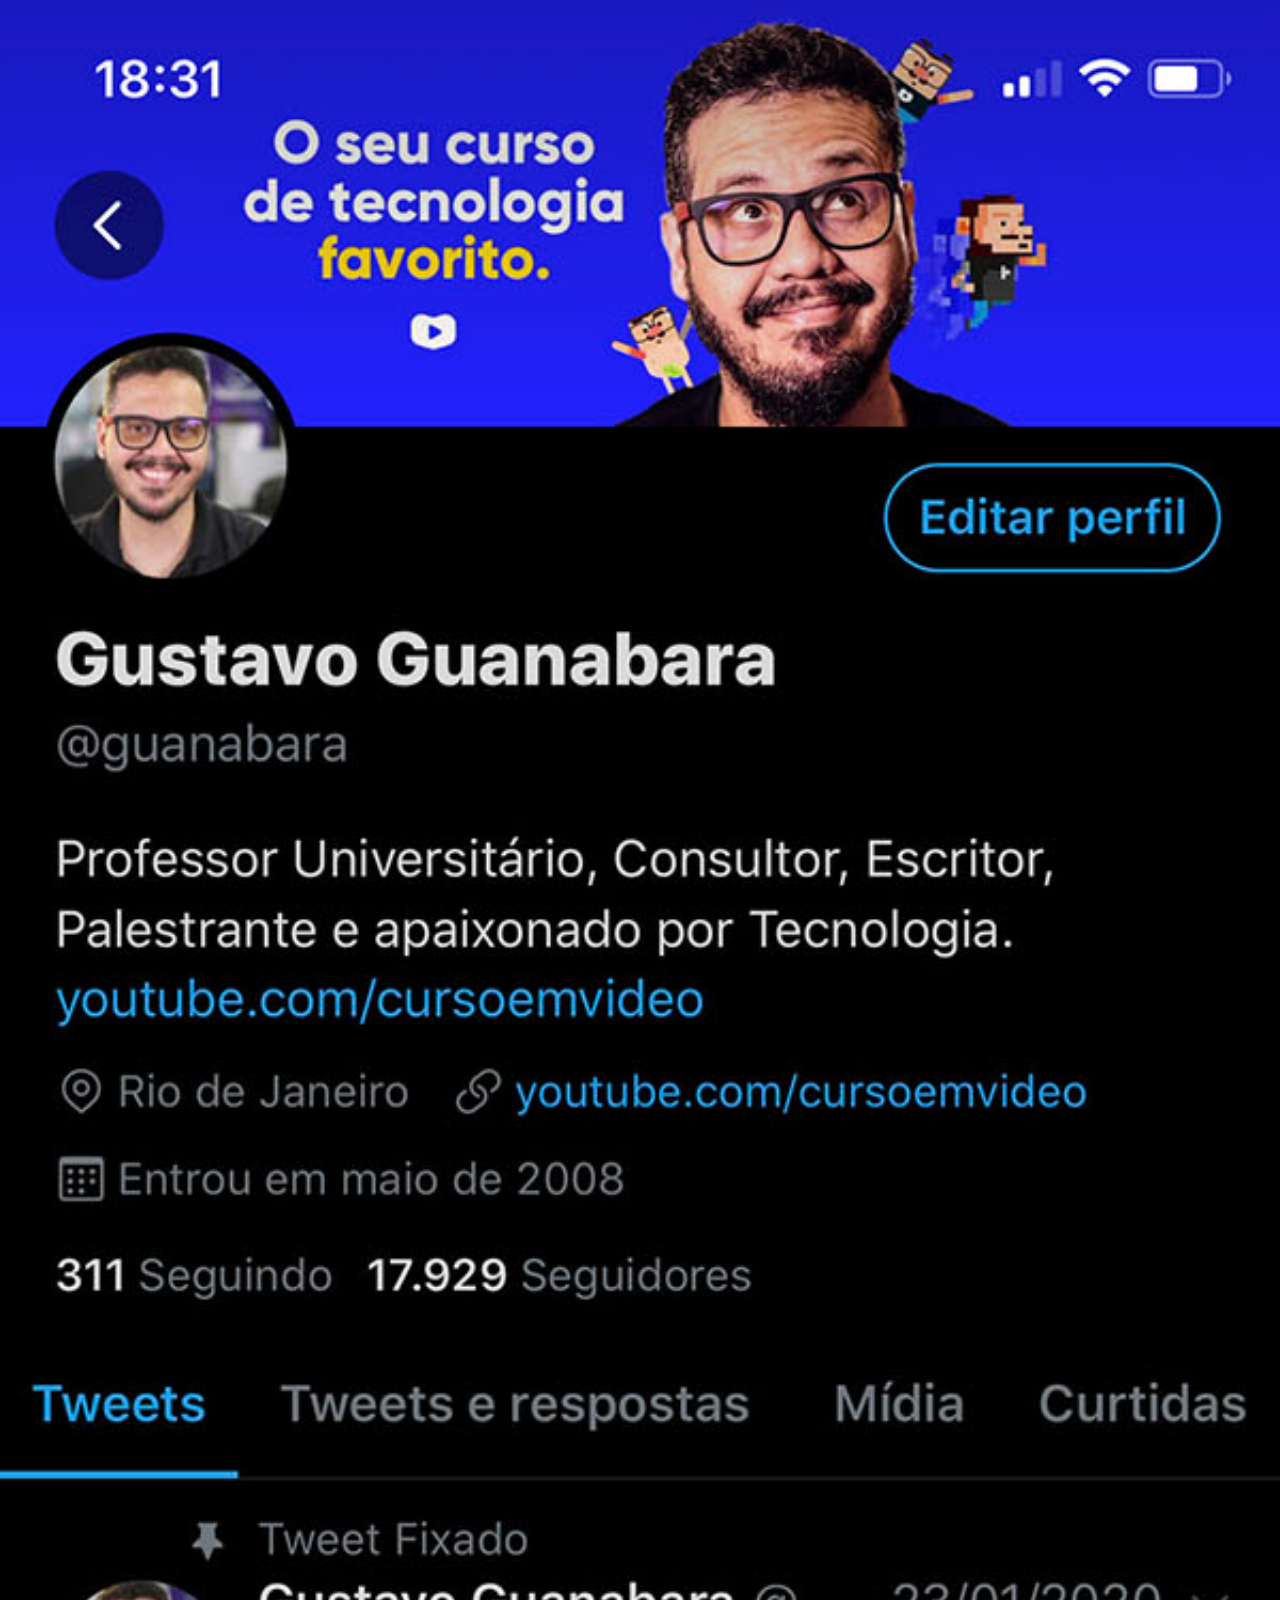
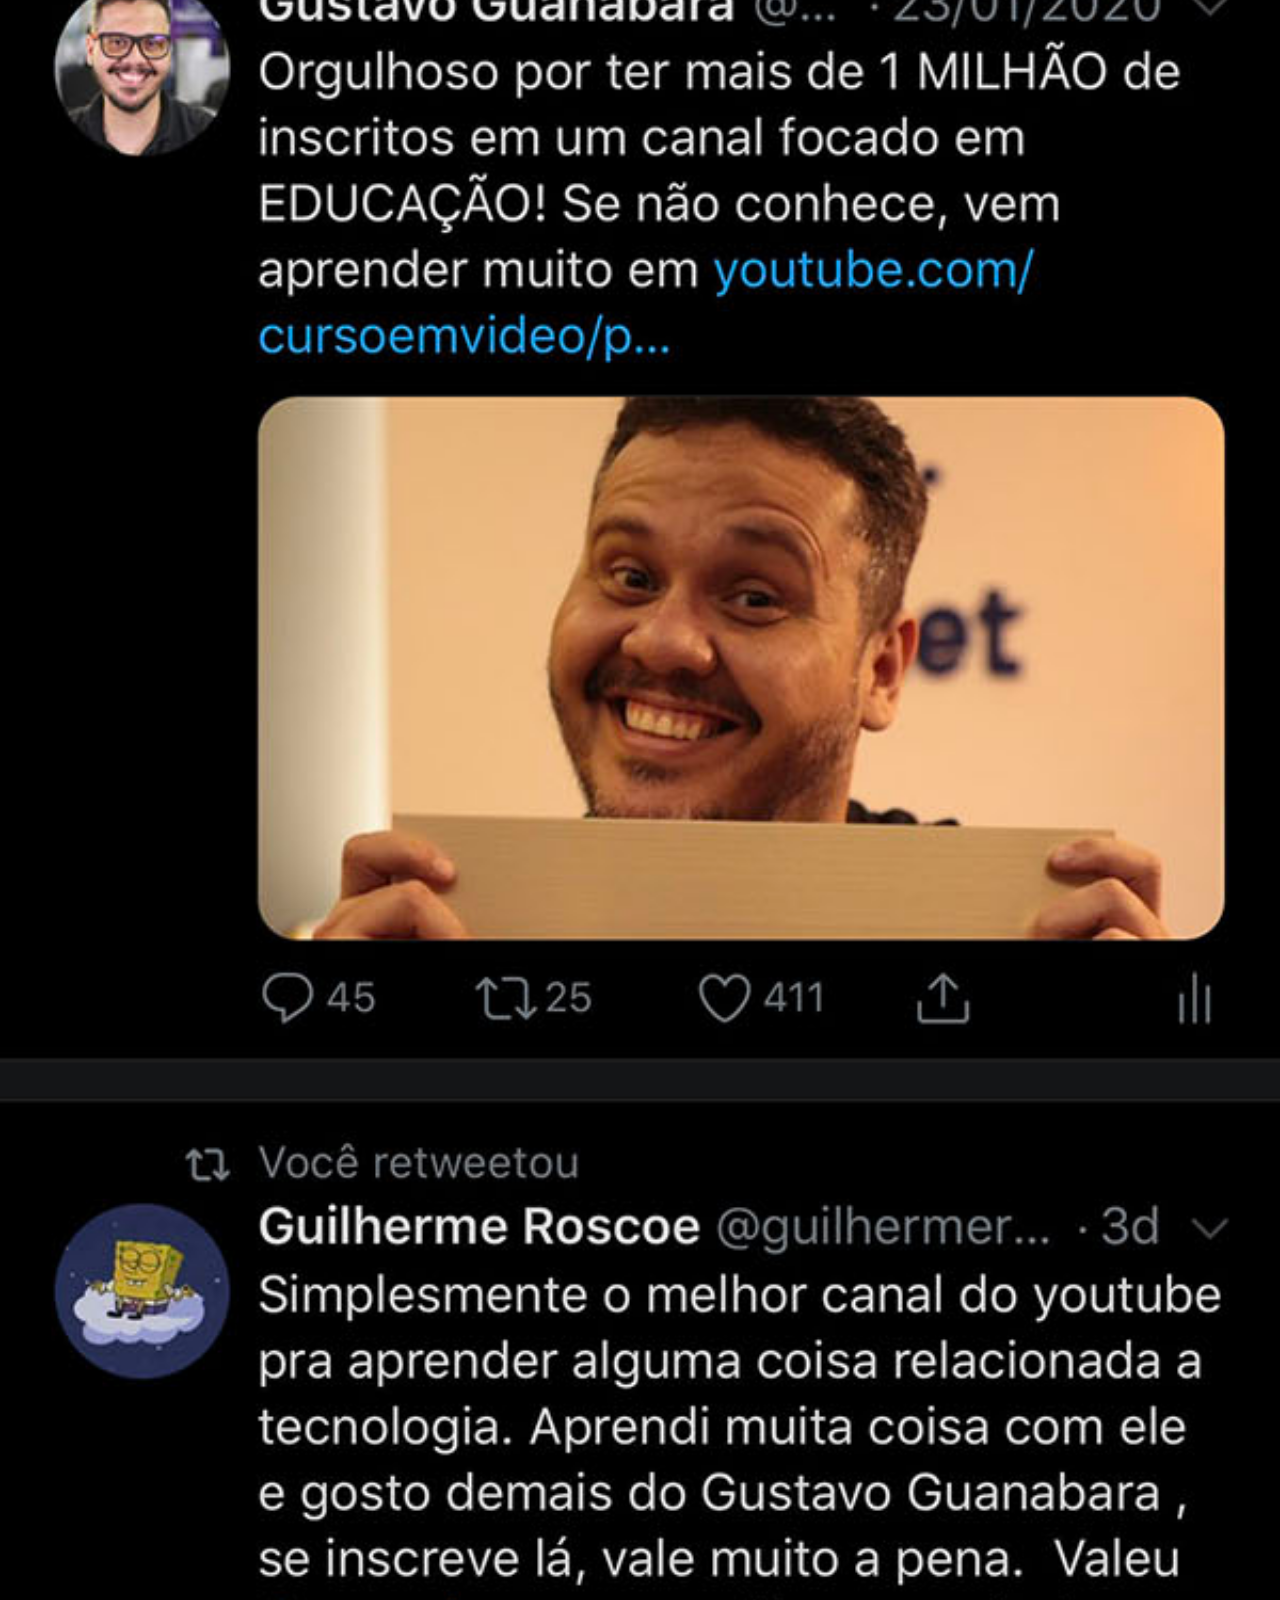
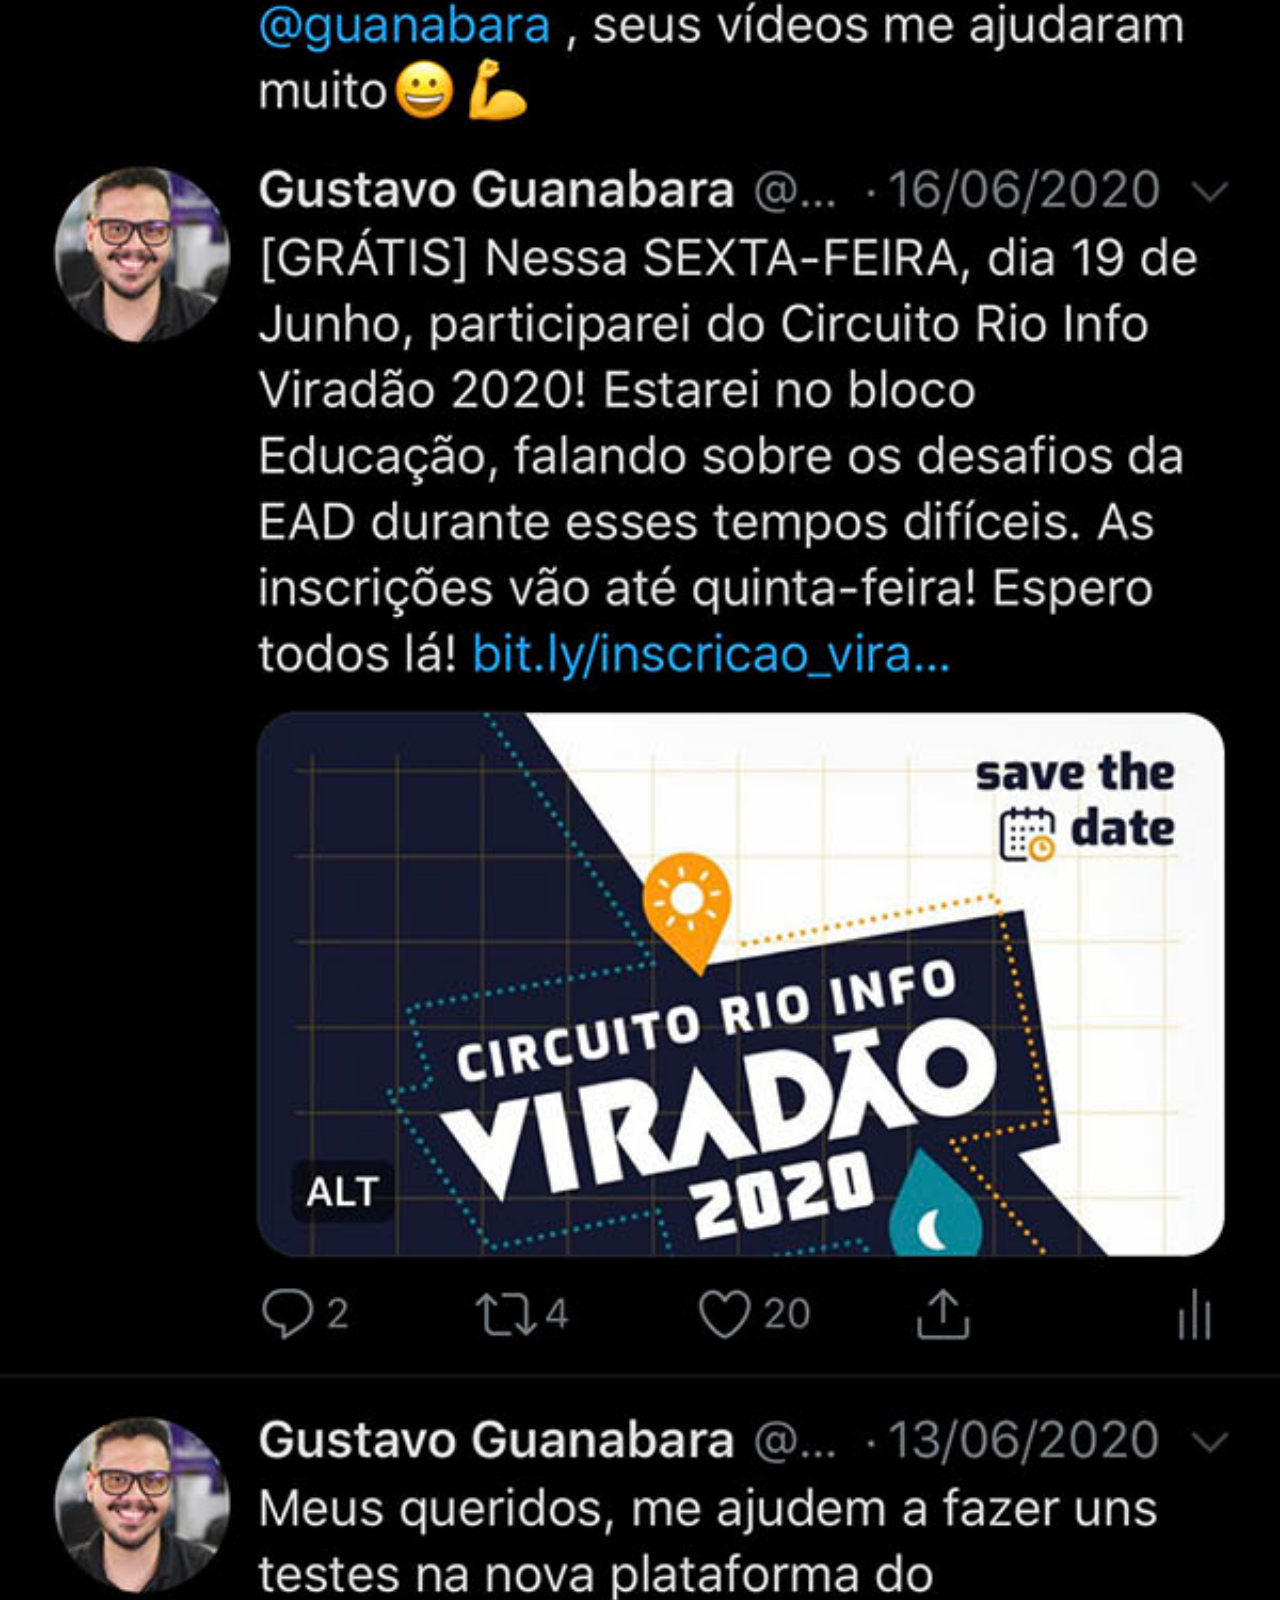
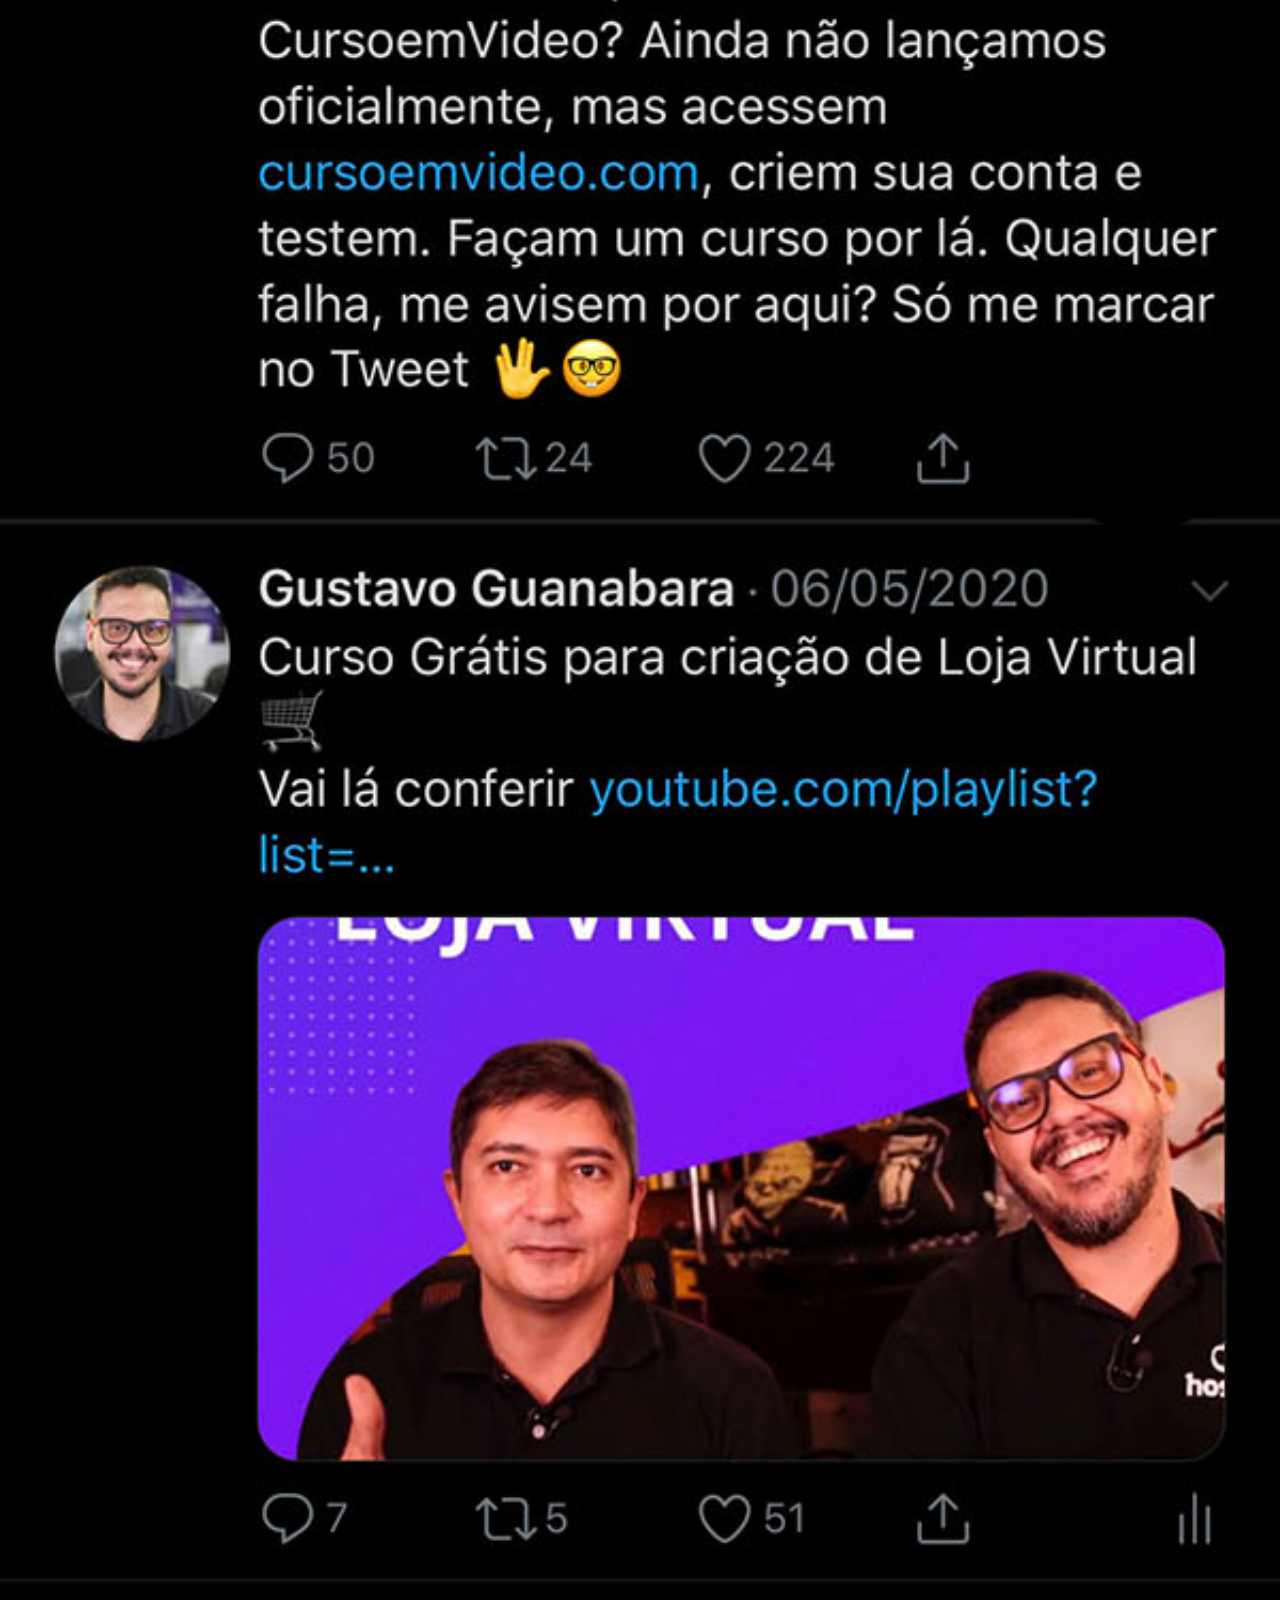
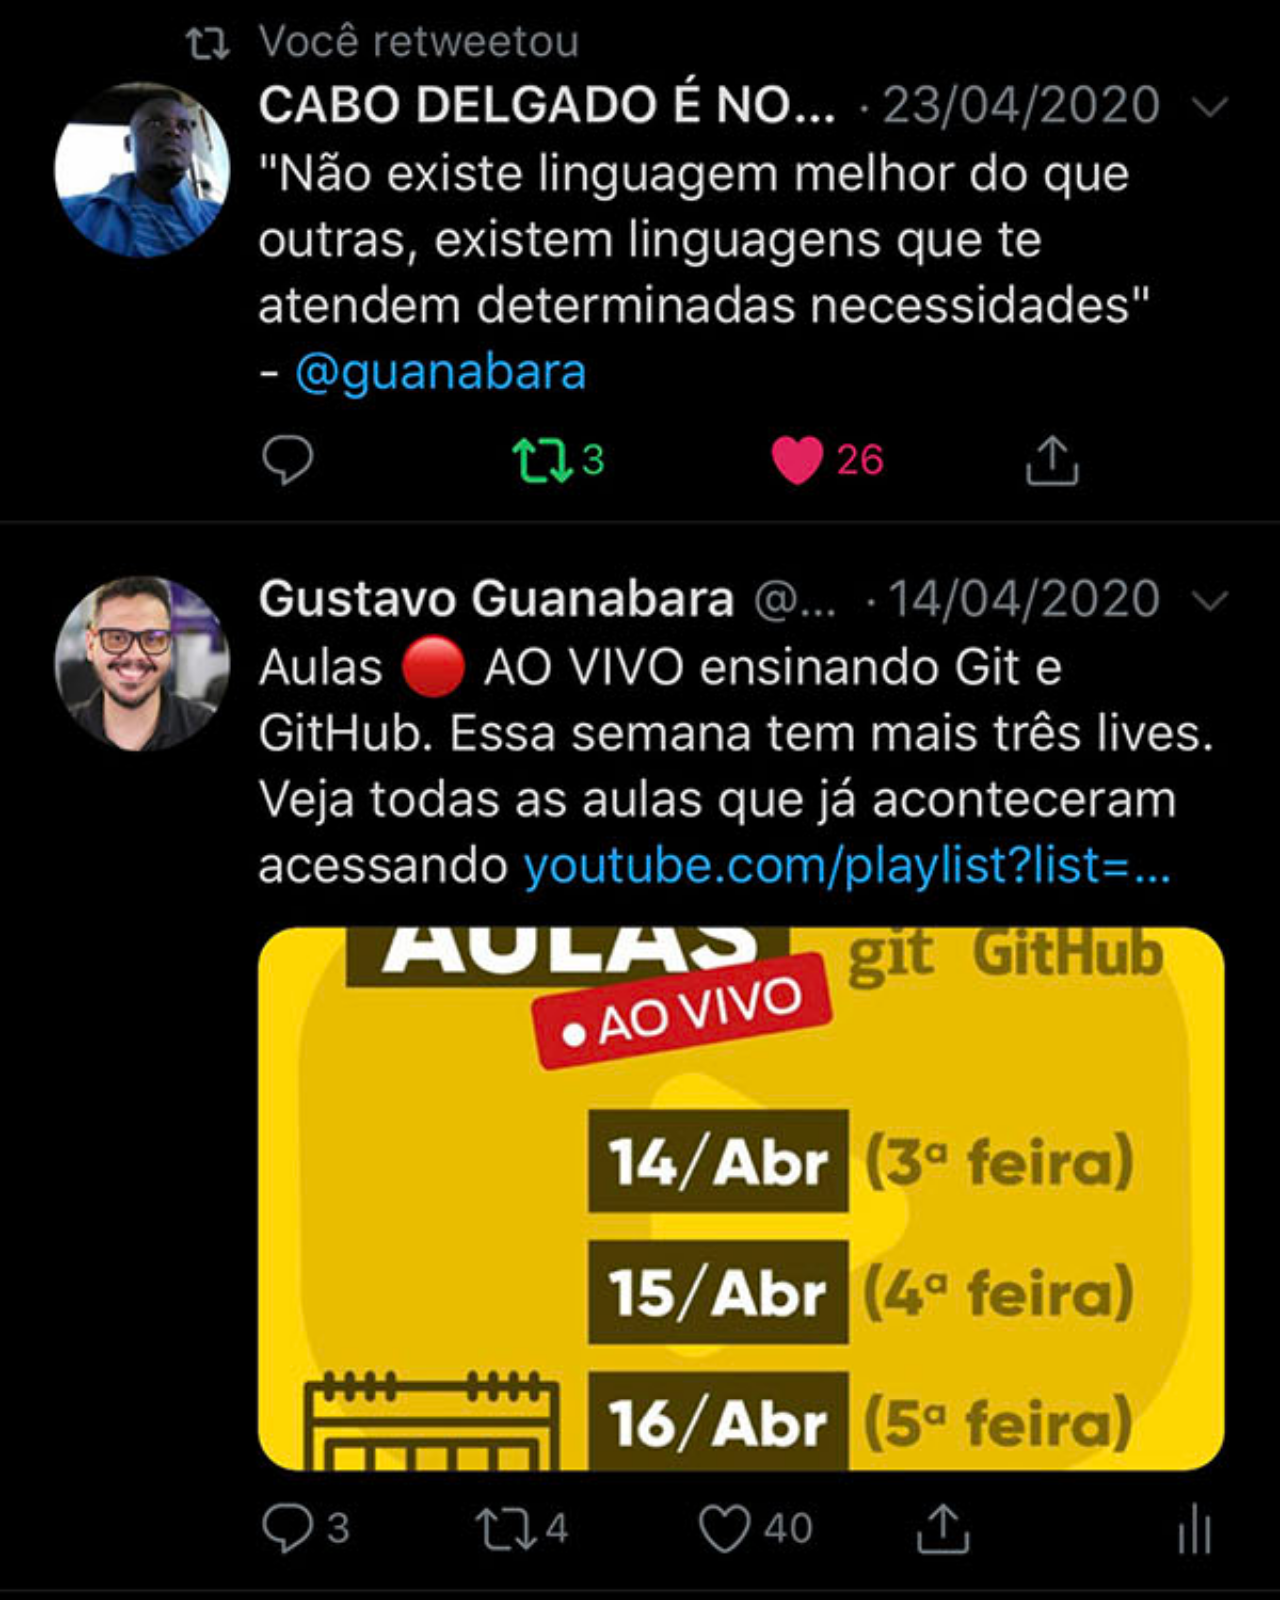
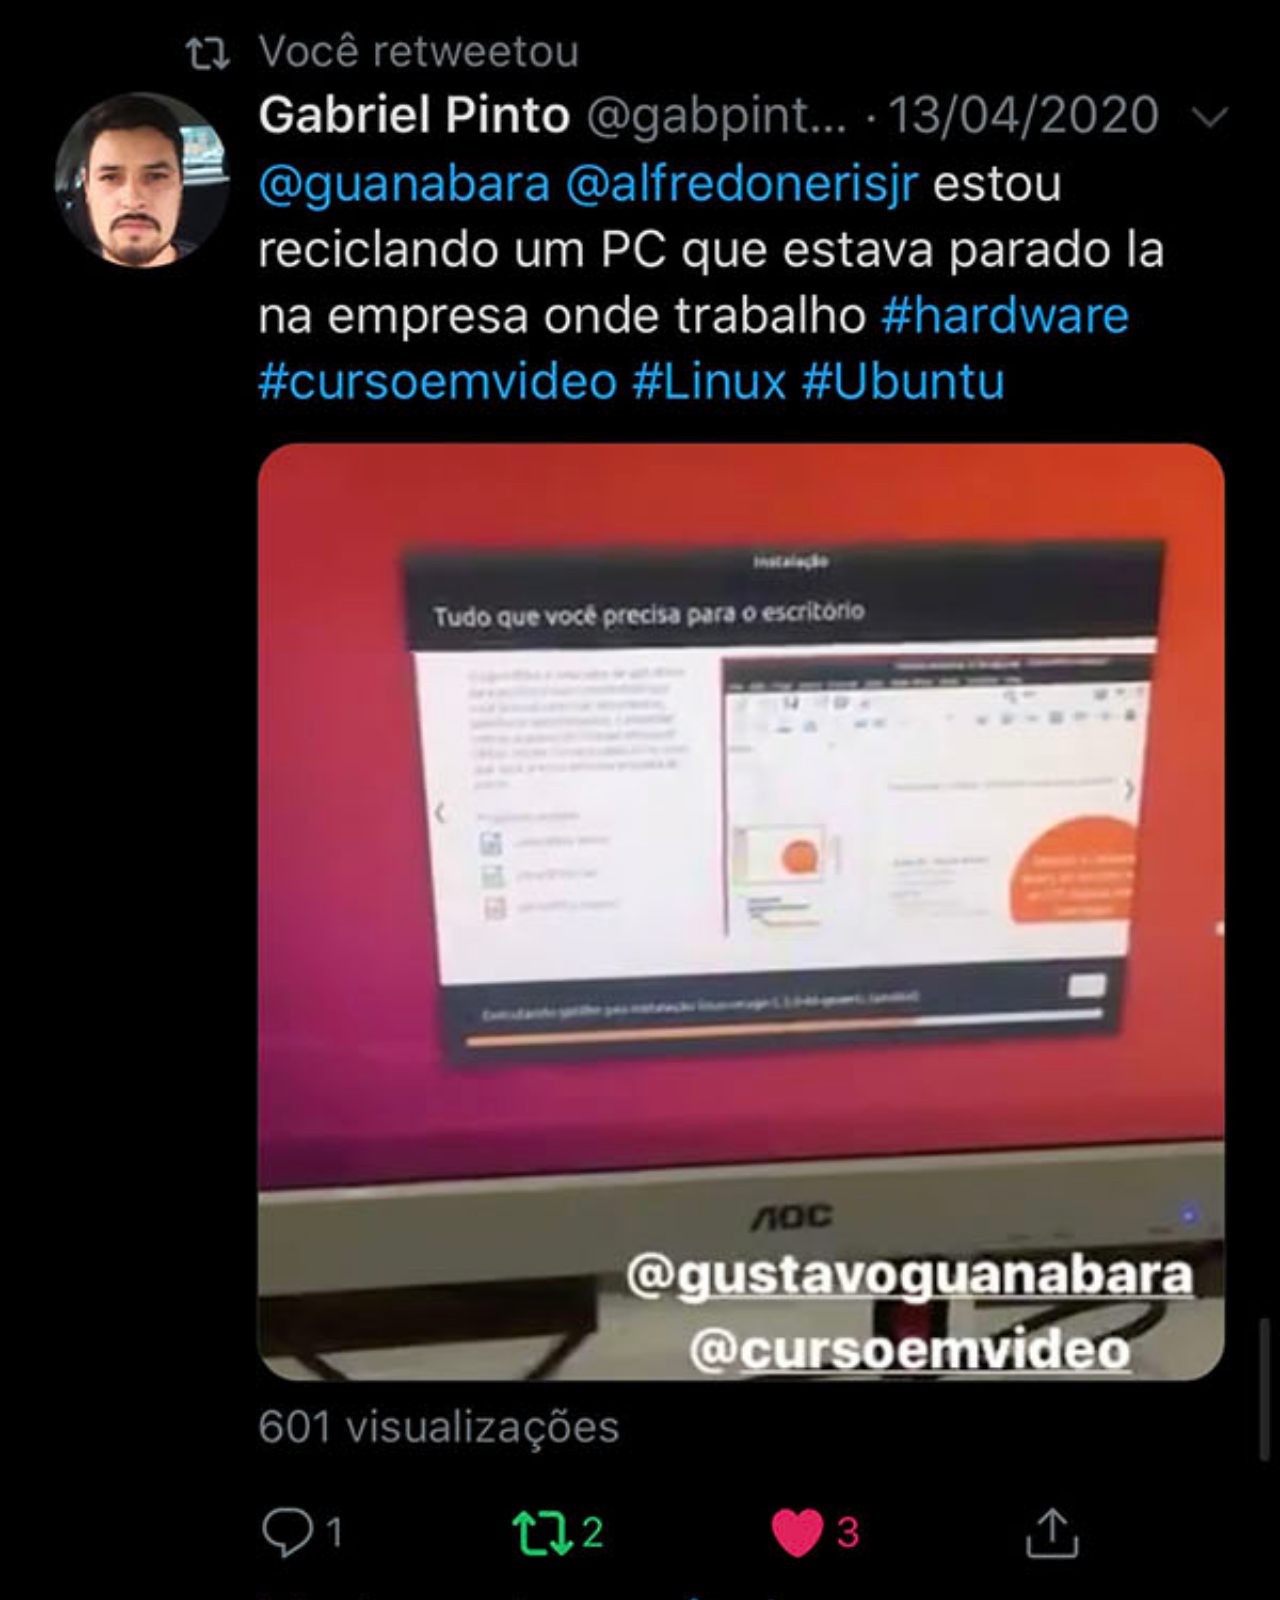
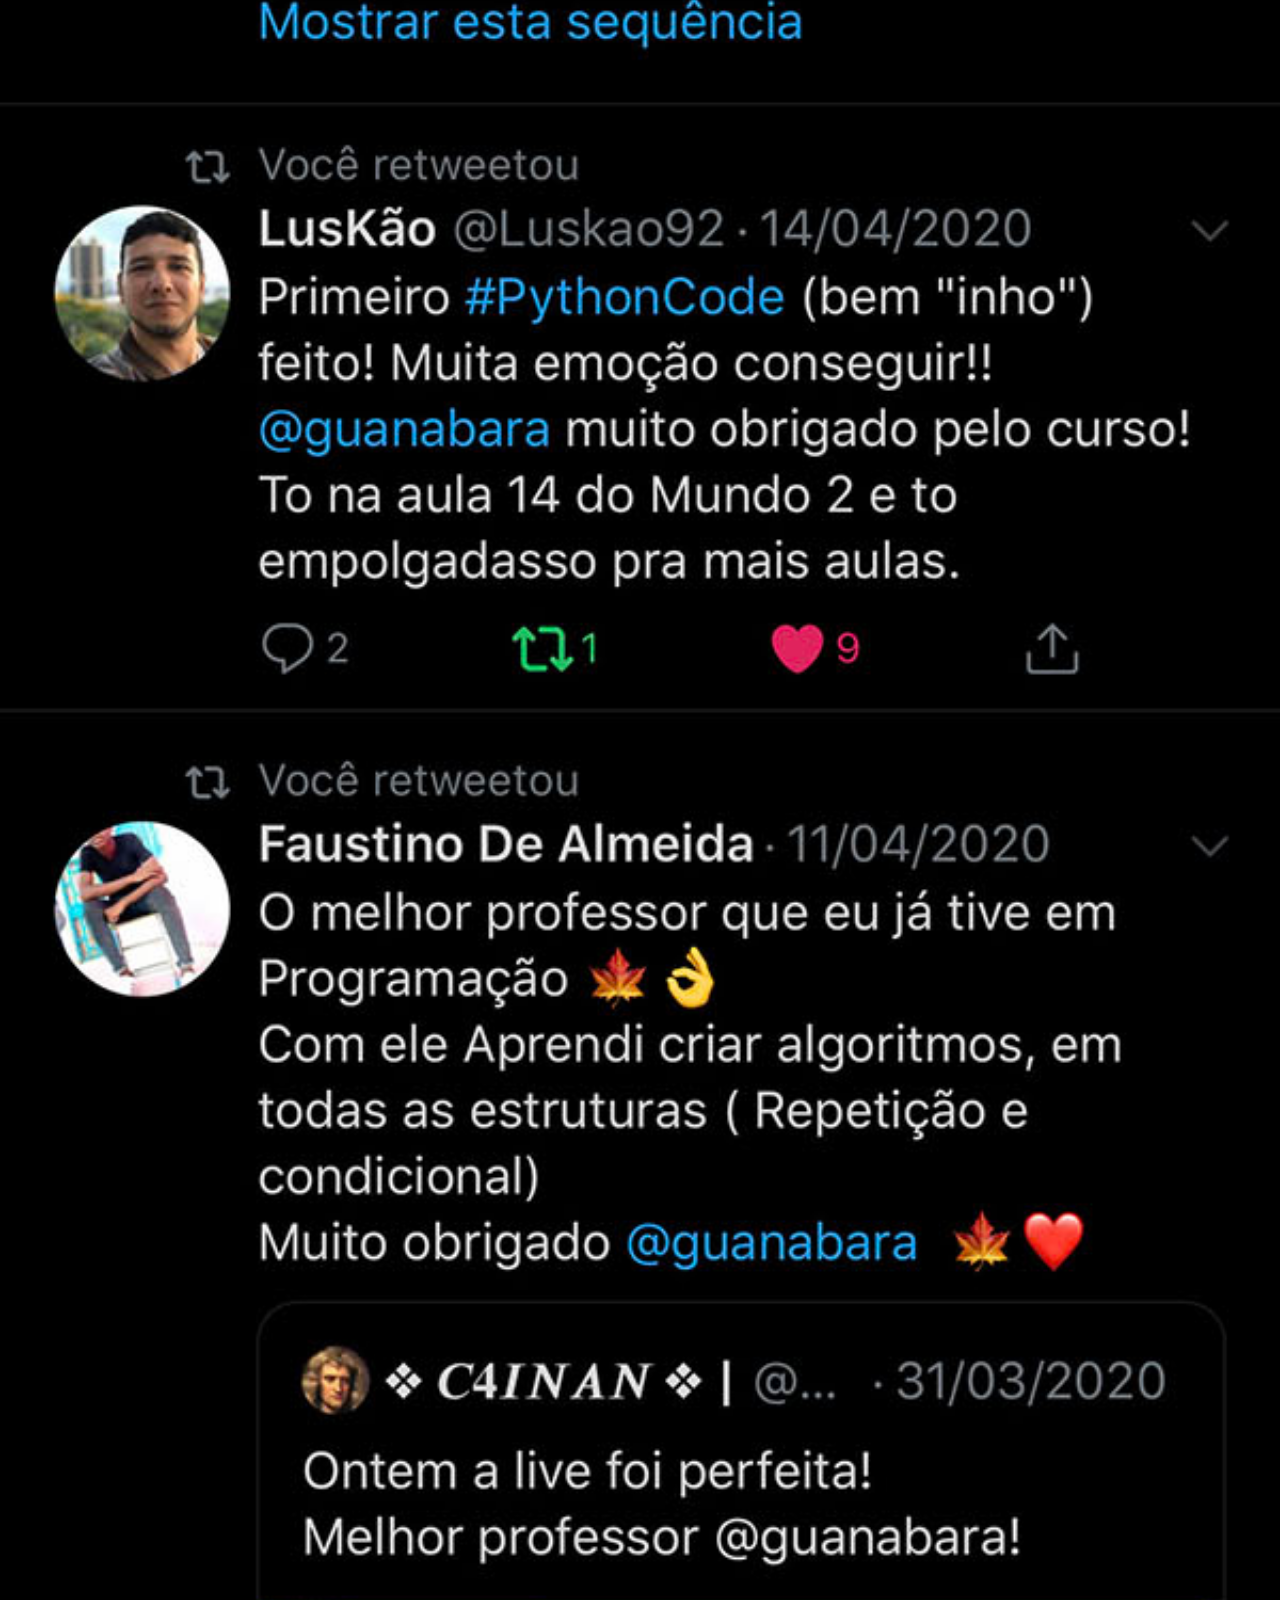
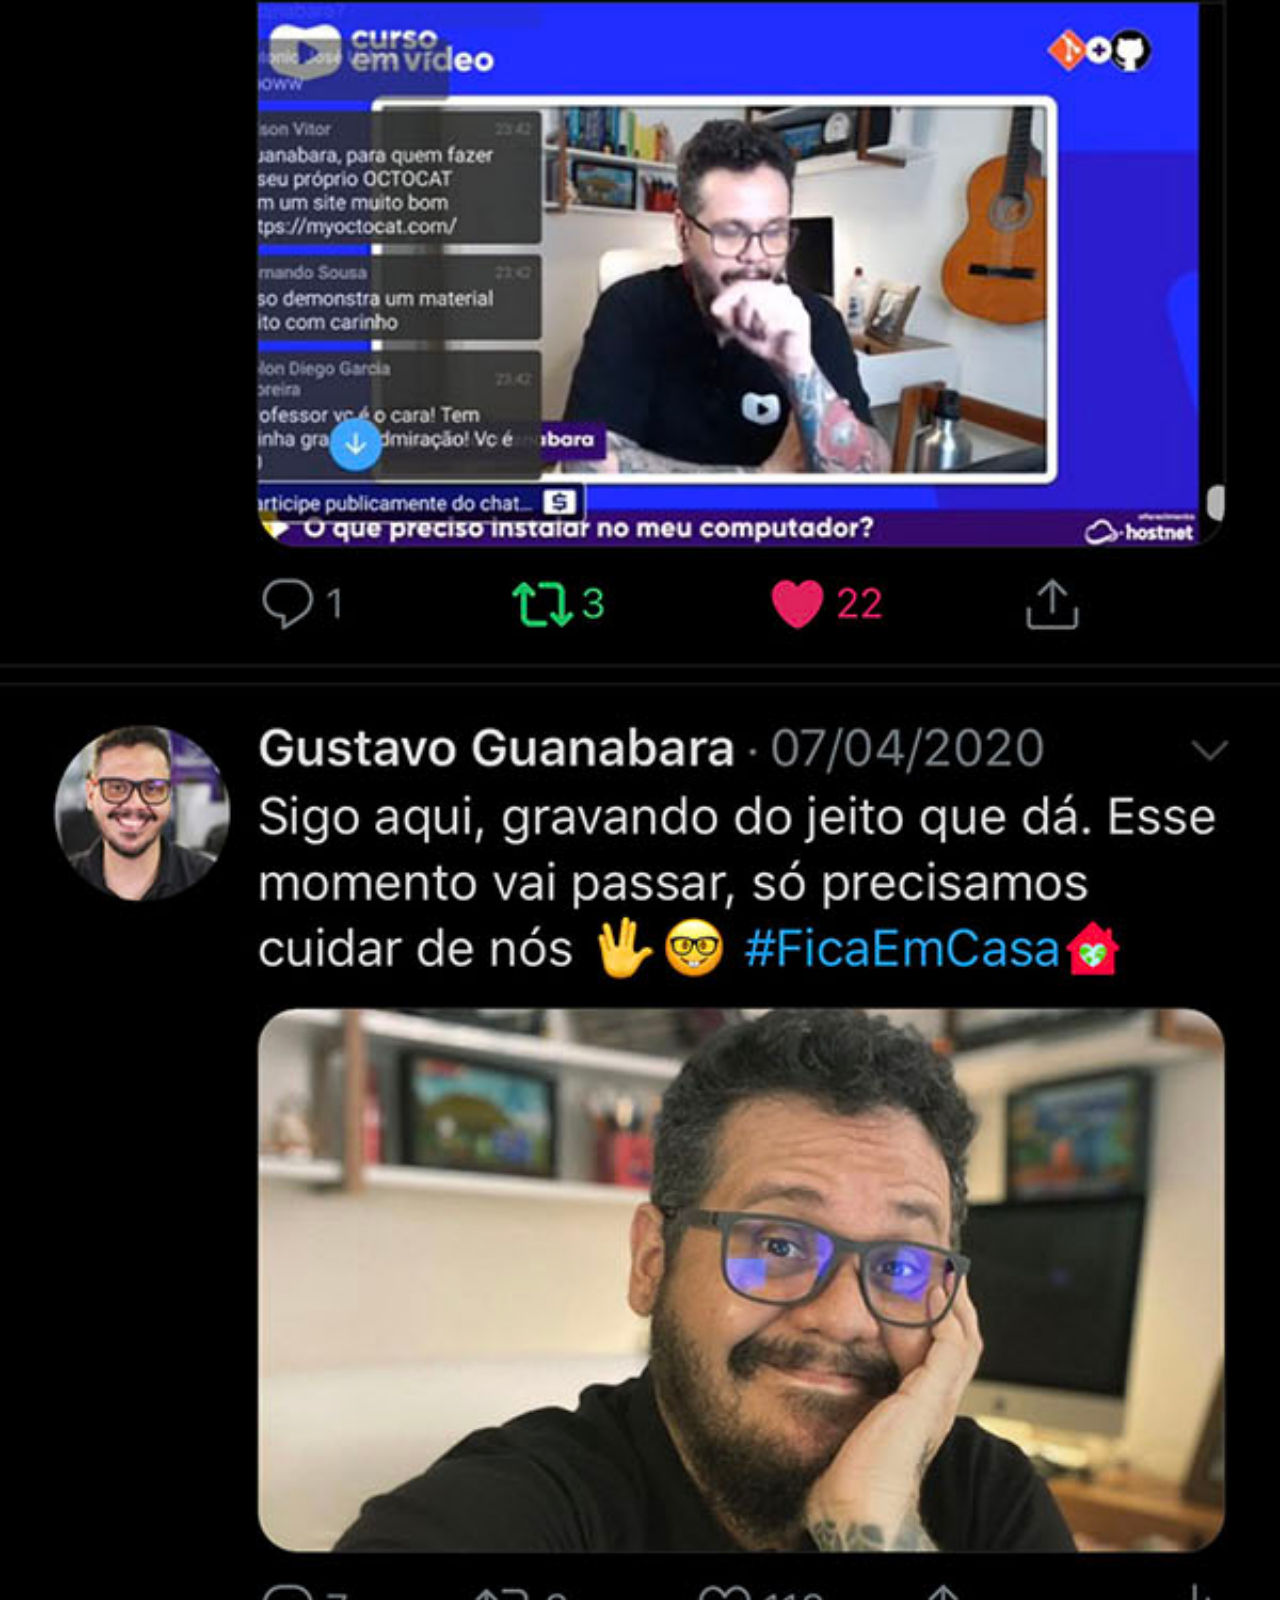
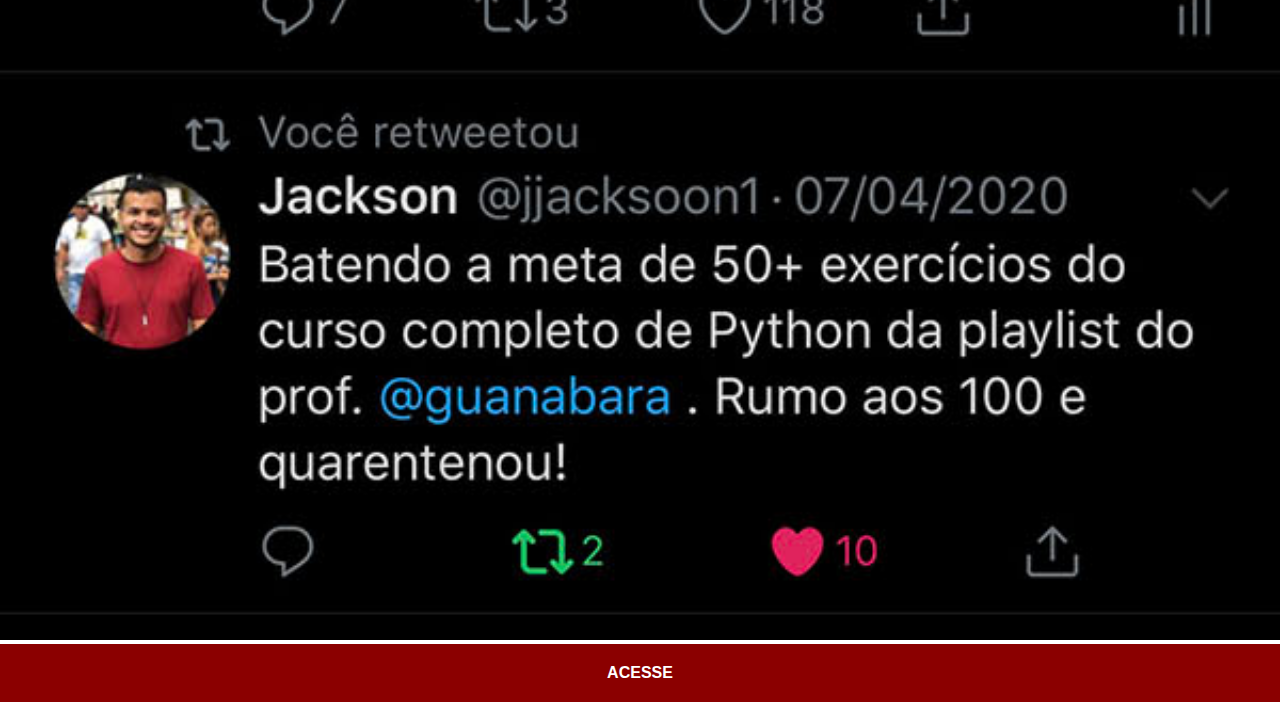
<file: twitter.html>
<!DOCTYPE html>
<html lang="pt-br">
<head>
    <meta charset="UTF-8">
    <meta http-equiv="X-UA-Compatible" content="IE=edge">
    <meta name="viewport" content="width=device-width, initial-scale=1.0">
    <title>Twitter</title>
    <link rel="stylesheet" href="estilos/social.css">
</head>
<body>
    <img src="imagens/tela-twitter.jpg" alt="">
    <a href="https://twitter.com/guanabara?ref_src=twsrc%5Egoogle%7Ctwcamp%5Eserp%7Ctwgr%5Eauthor" target="_blank">ACESSE</a>
    
</body>
</html>
</file>
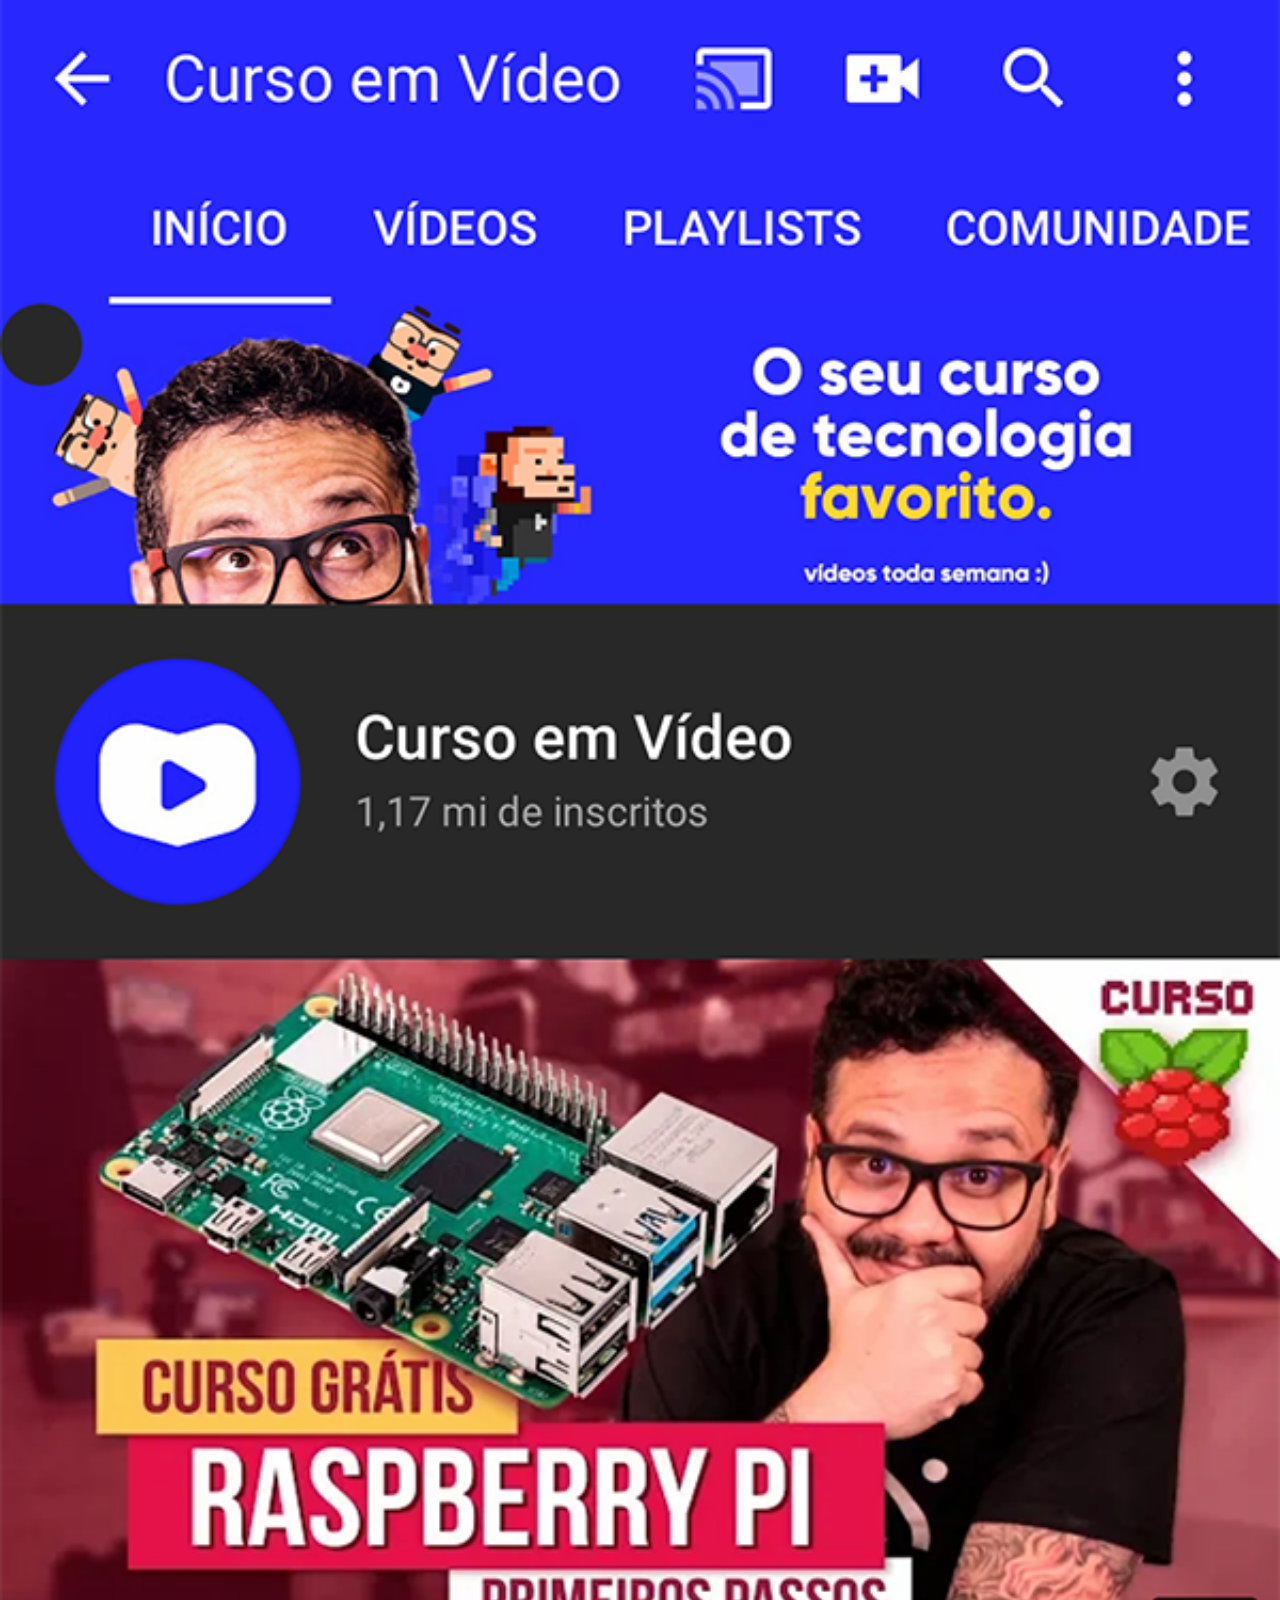
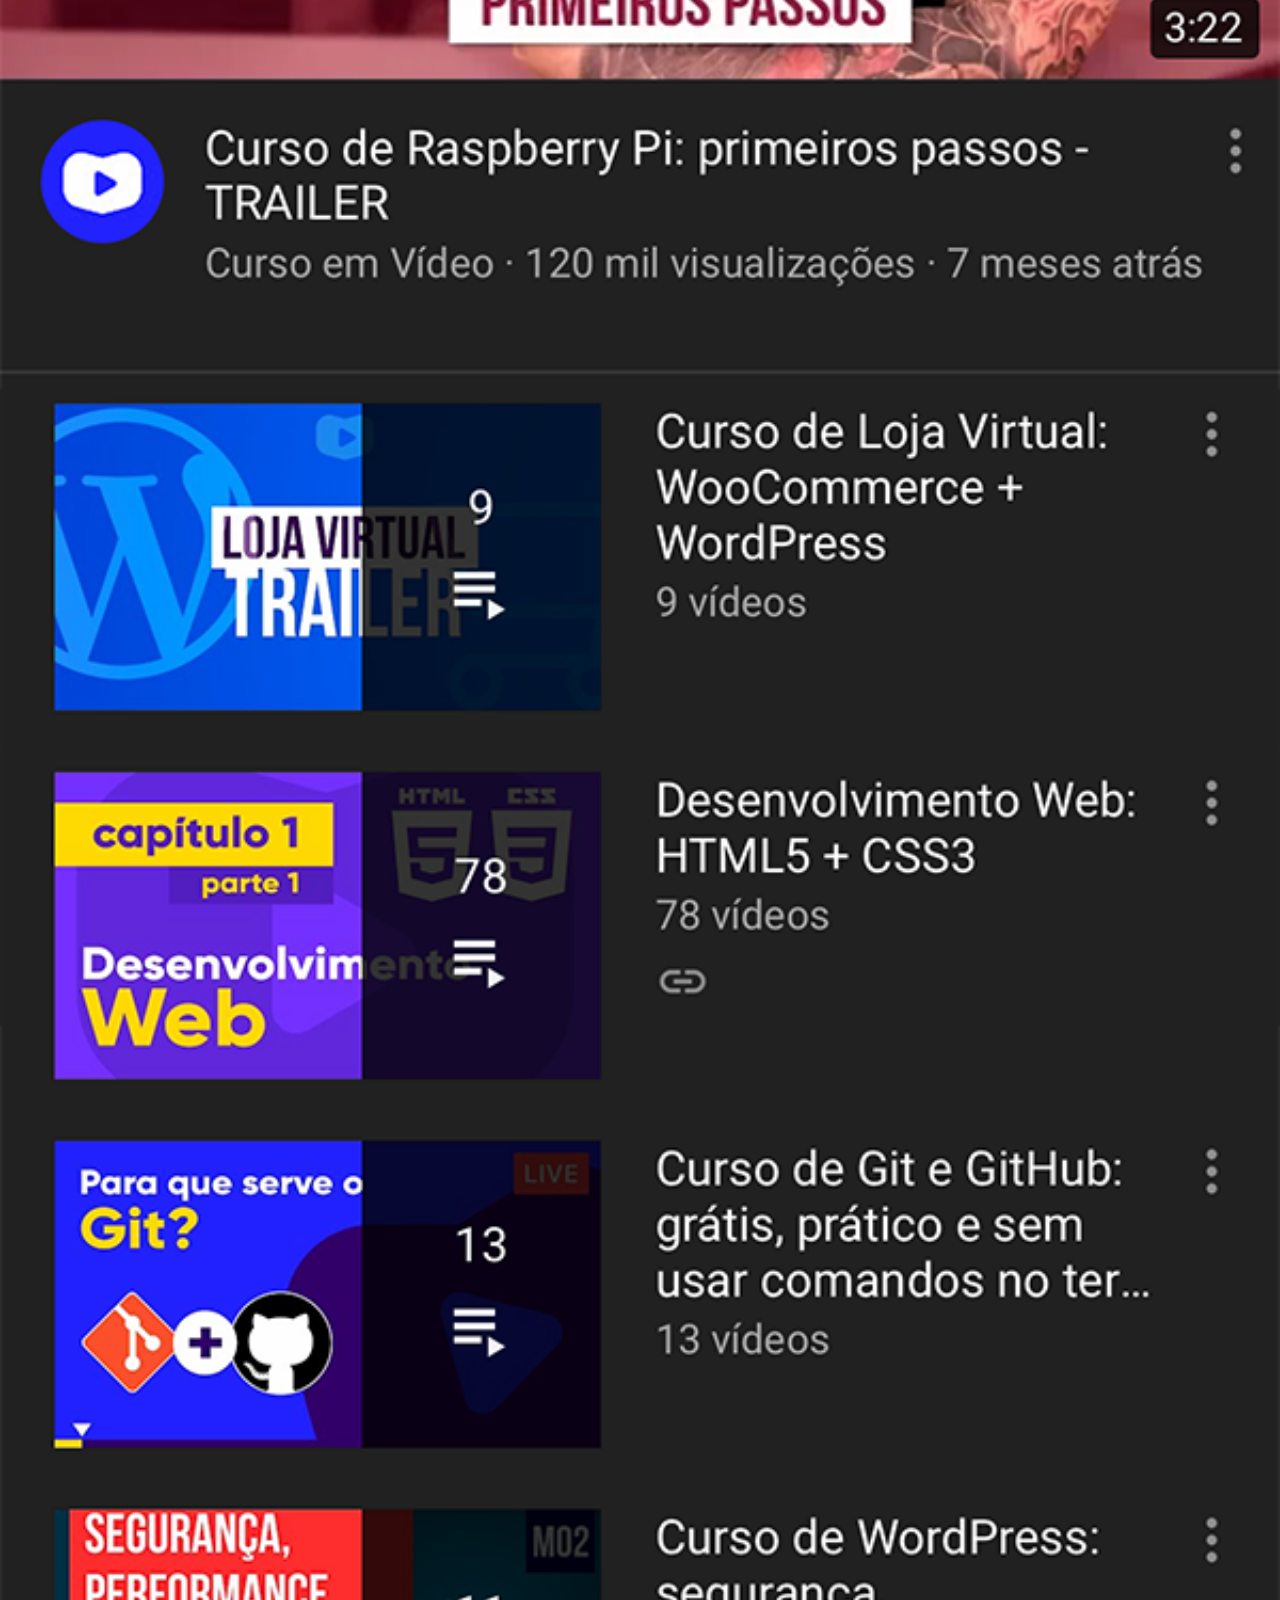
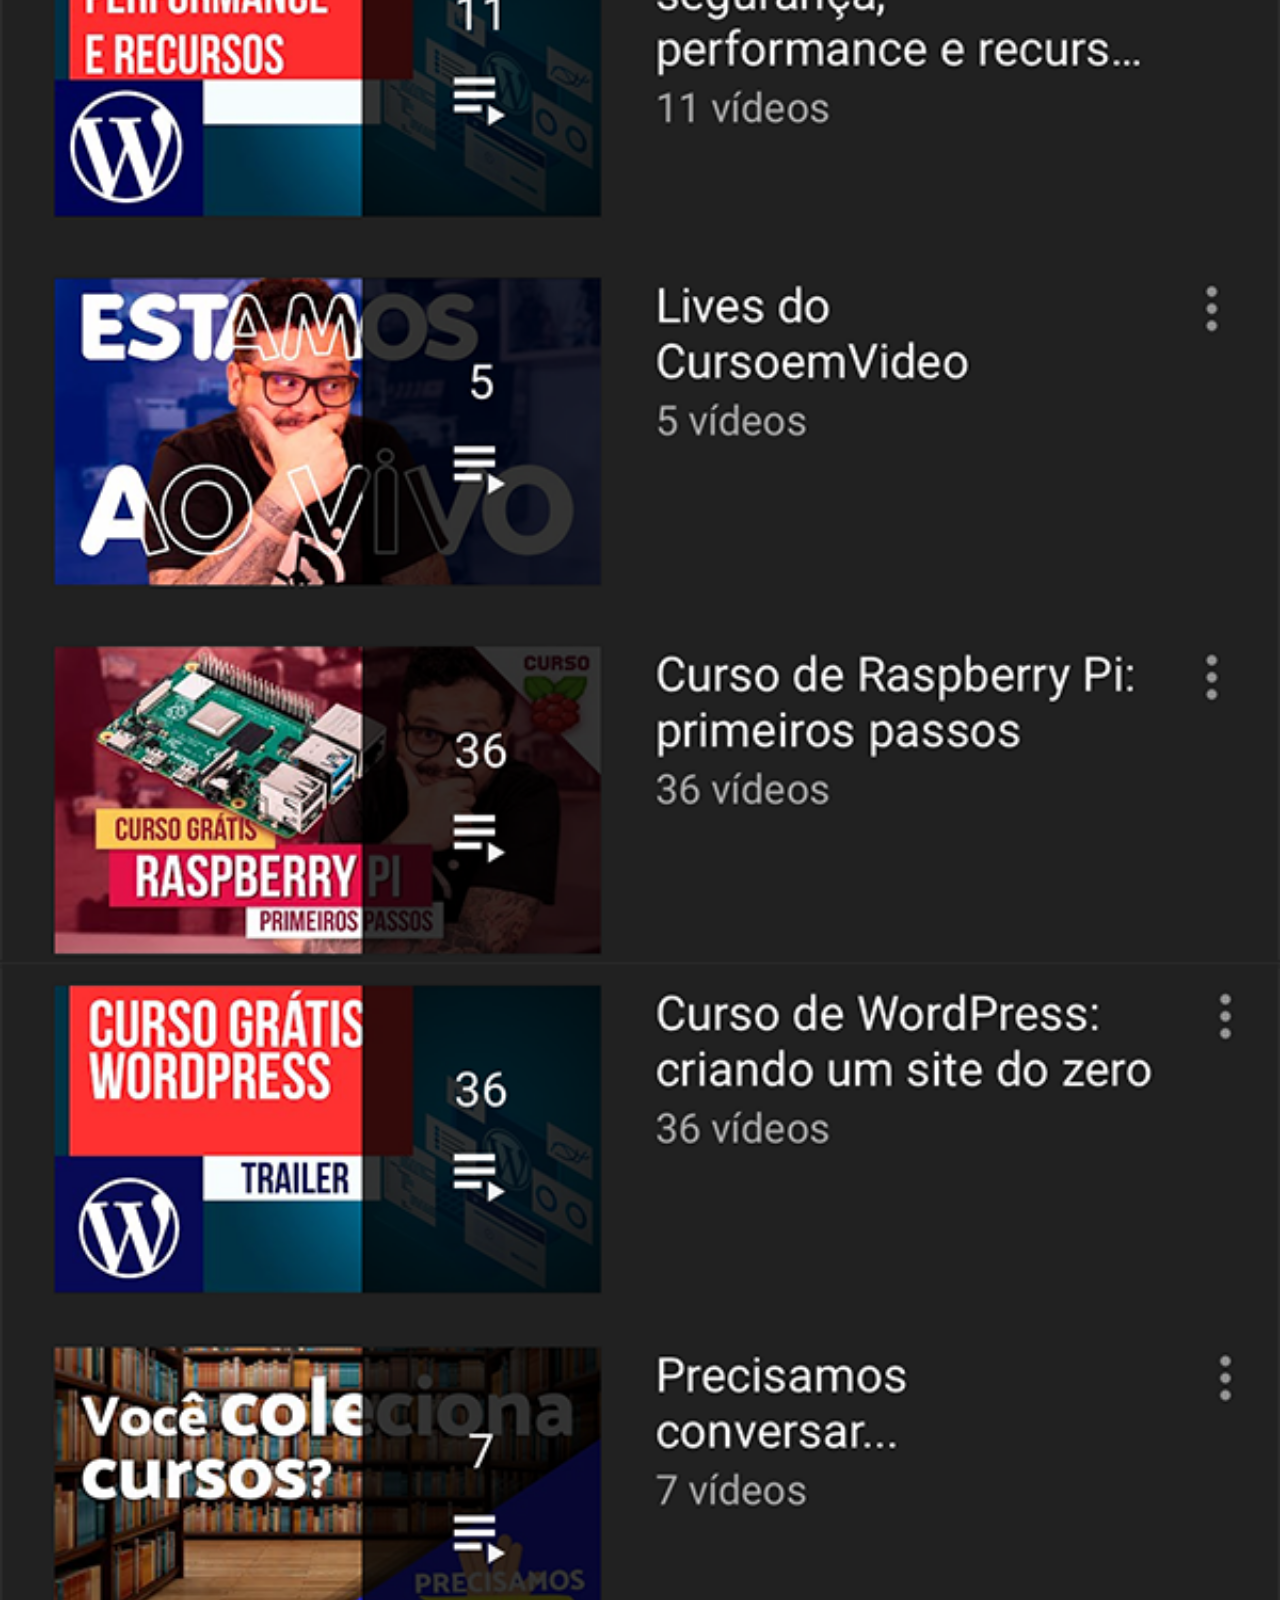
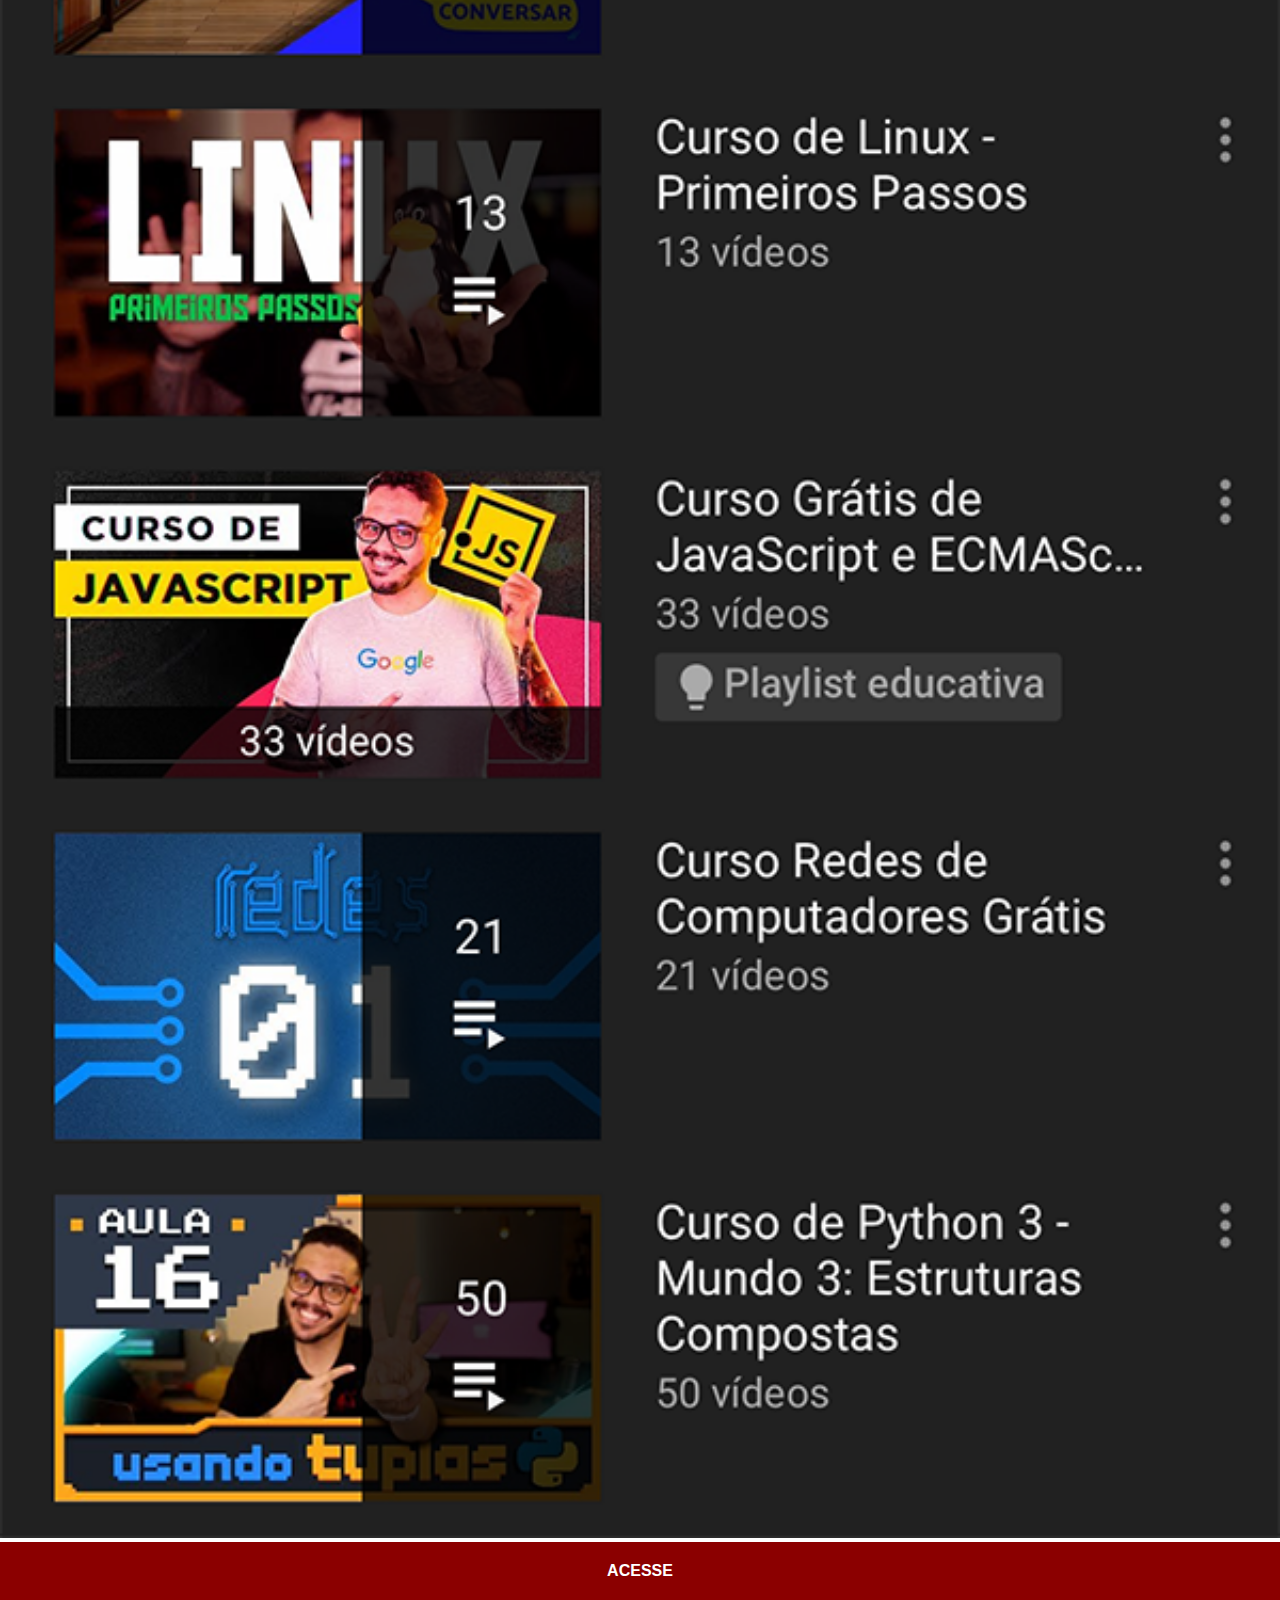
<file: youtube.html>
<!DOCTYPE html>
<html lang="pt-br">
<head>
    <meta charset="UTF-8">
    <meta http-equiv="X-UA-Compatible" content="IE=edge">
    <meta name="viewport" content="width=device-width, initial-scale=1.0">
    <title>Youtube</title>
    <link rel="stylesheet" href="estilos/social.css">
   
</head>
<body>
    <img src="imagens/tela-youtube.png" alt="youtube">
    <a href="https://www.youtube.com/@CursoemVideo/playlists" target="_blank"> ACESSE</a>
    
</body>
</html>
</file>
<file: estilos/style.css>
@charset "UTF-8";

*{
    margin: 0px;
    padding: 0px;
    font-family: Arial, Helvetica, sans-serif;

}

html, body {
    height: 100vh;
    width: 100vw;
    background-color: black;
    
}

body{
    background: url("../imagens/fundo-madeira.jpg") no-repeat top center;
    background-size: cover;
    background-attachment: fixed;
    overflow-x: hidden;

}
main {
    position: relative;
    height: 100vh;
    
}
section#telefone {
    
    position: absolute;
    top: 50%;
    left: 50%;
    transform: translate(-50%, -50%);


    height: 627px;
    width: 311px;
    background: url("../imagens/frame-iphone.png") no-repeat;

}
iframe#tela {
        position: relative;
        top: 80px;
        left: 22px;
        width: 267px;
        height: 471px;


}
section#redes-sociais {
    text-align: center;
    
    

}
   
    section#redes-sociais img{
         /*   pode colocar tb no seguinte formato...  (section#redes-sociais > a > img) */
        width: 50px;
        margin: 5px;
        border-radius: 50%;
        box-shadow: 2px 2px 5px rgb(0, 0,  0.400);
        box-sizing: border-box;

    }
    section#redes-sociais img:hover{
        border: 2px solid rgba(255, 255, 255, 0.637);
        transform: translate(-3px, -3px);
        box-shadow: 5px 5px 10px rgba(0, 0, 0, 0.623);
        transition: transform .5s, border 1s;
        /* ou voce pode usar 0.5*/

    }

    footer{
        background-color: var(--cor5);
        color: white;
        text-align: center;
        font-size: 1em;
        padding: 2px;
   }
   footer  a {
       color: white;
       font-weight: bolder;
       text-decoration: none;
   
   }
   
   footer  a:hover {
       text-decoration: underline;
       color: cadetblue;
       
   }
</file>
<file: estilos/social.css>
@charset "UTF-8";

* {
    margin: 0px;
    padding: 0px;
    font-family: Arial, Helvetica, sans-serif;
}

::-webkit-scrollbar{
    width: 0px;
    height: 0px;
}
img {
        width: 100vw;

}
a {
    display: block;
    background-color: darkred;
    color: white;
    padding: 20px;
    text-align: center;
    font-weight: bolder;
    text-decoration: none;

}
a:hover{
        background-color: rgba(255, 0, 0, 0.795);

}
</file>
